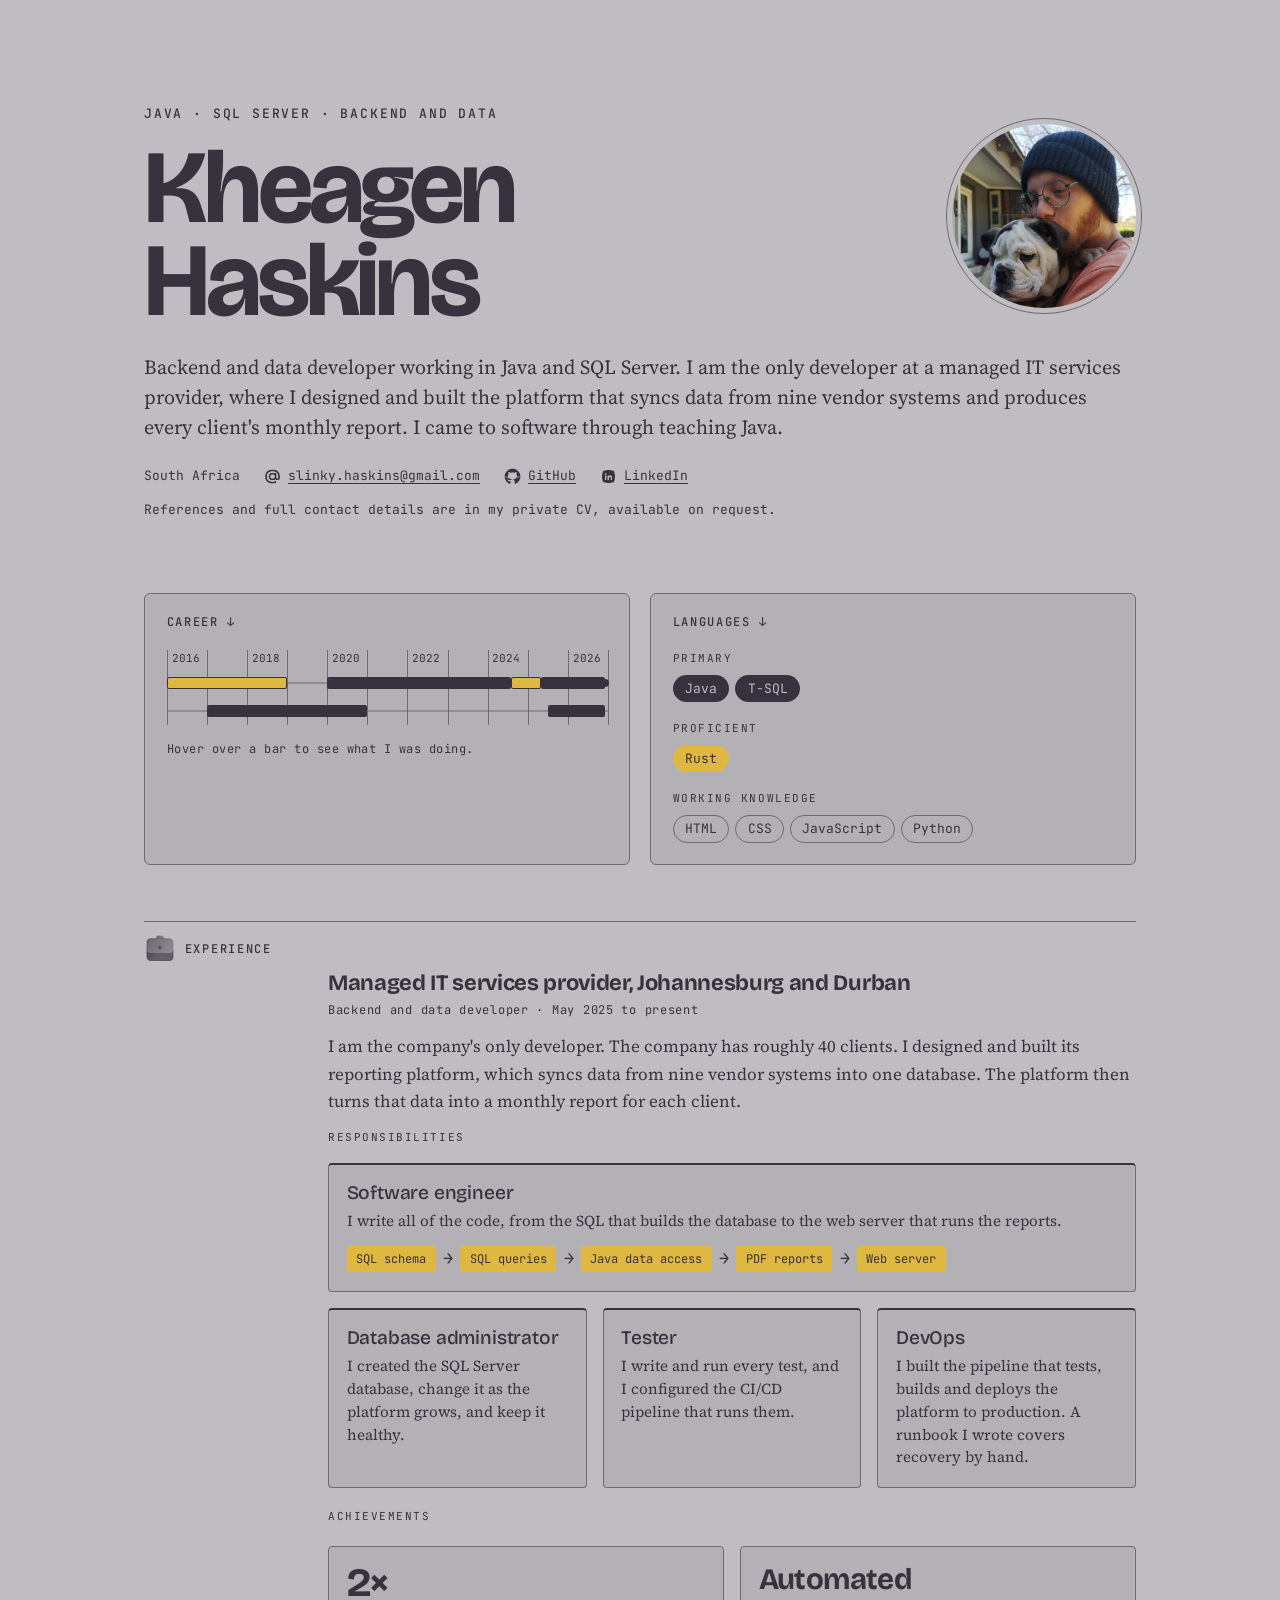
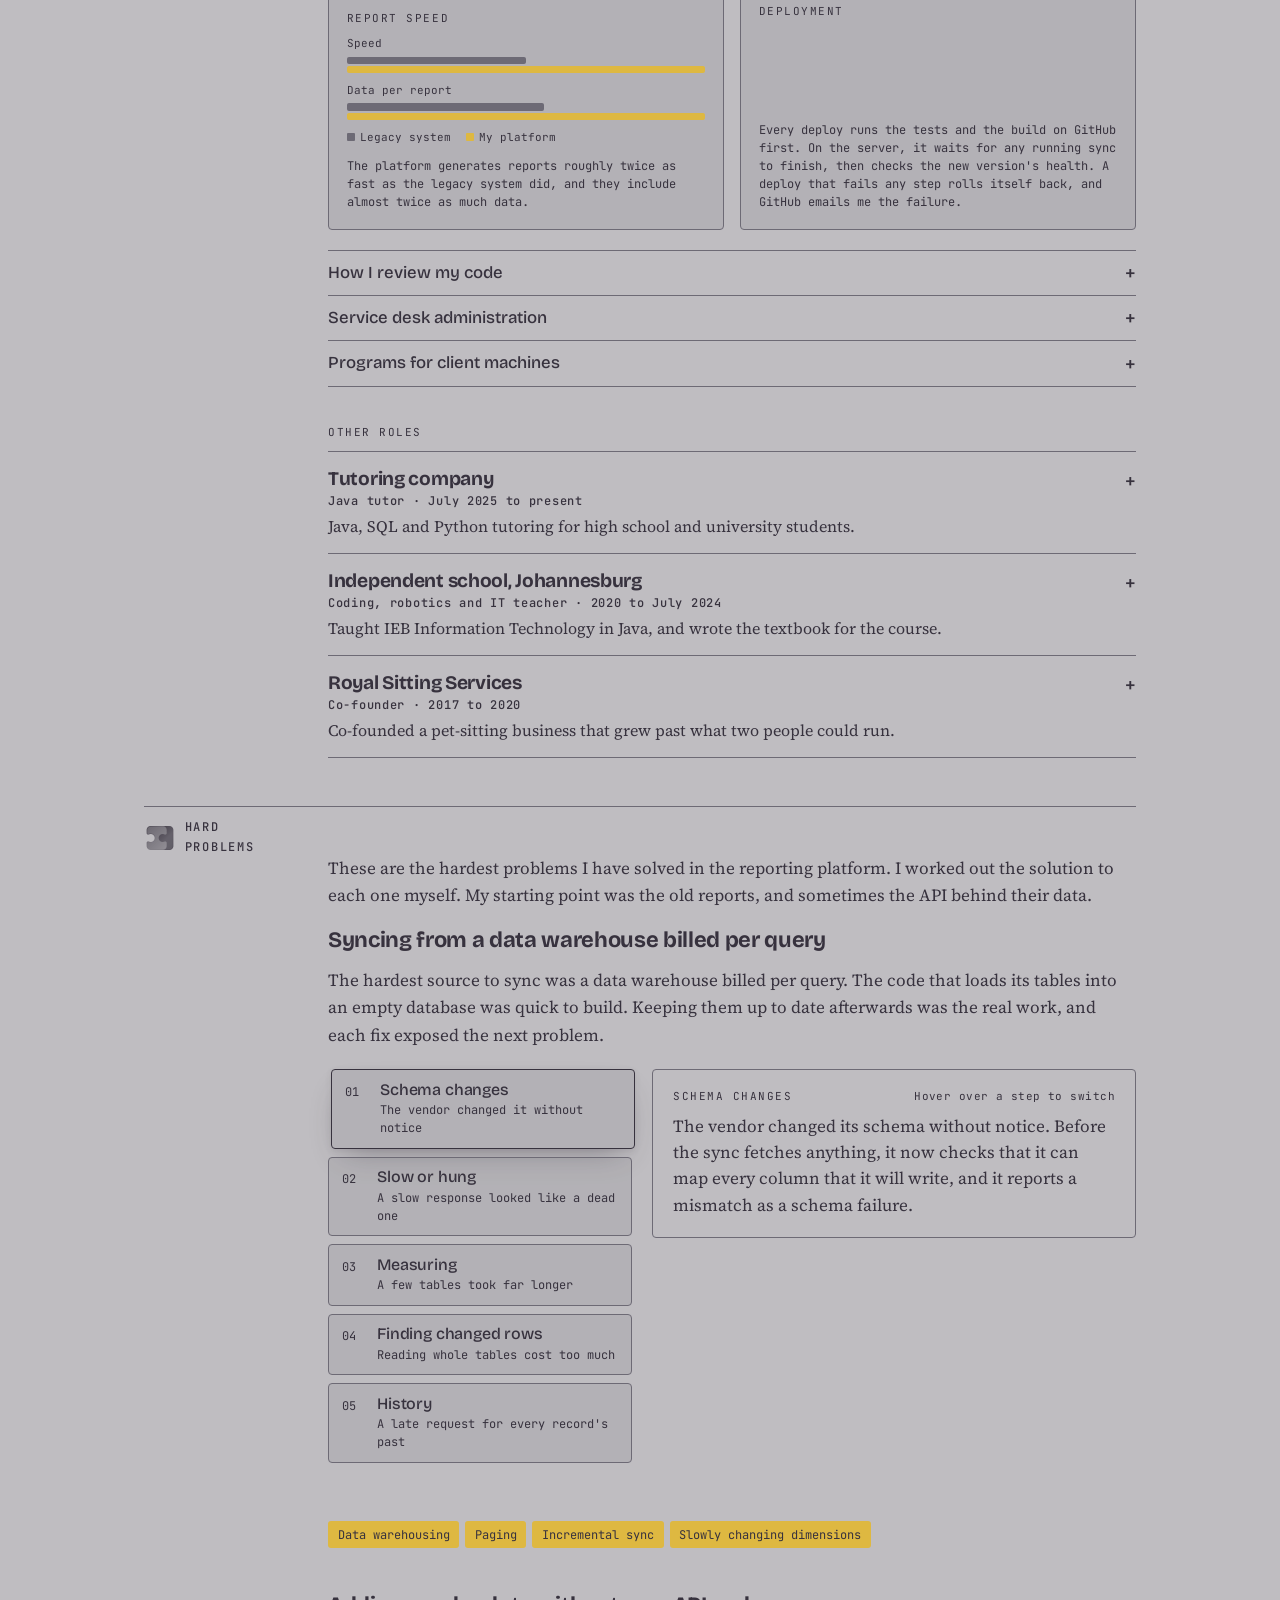
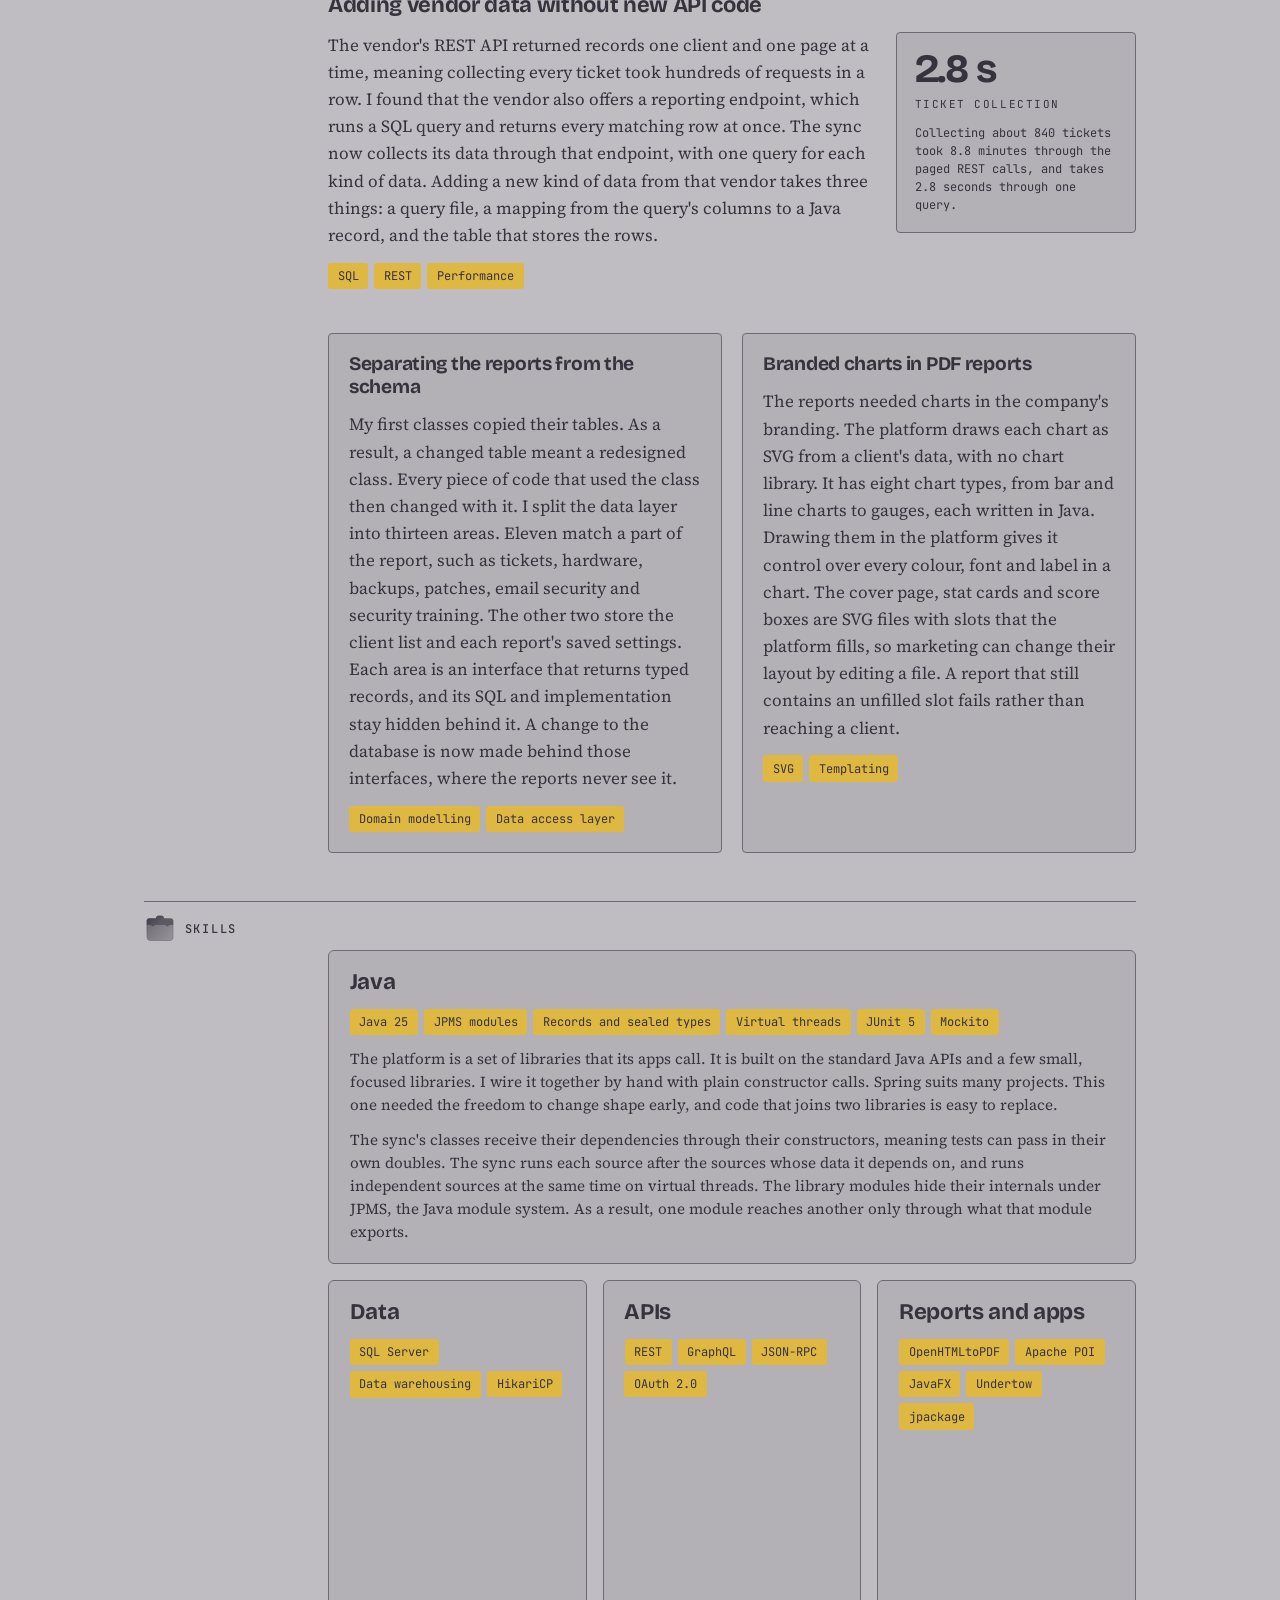
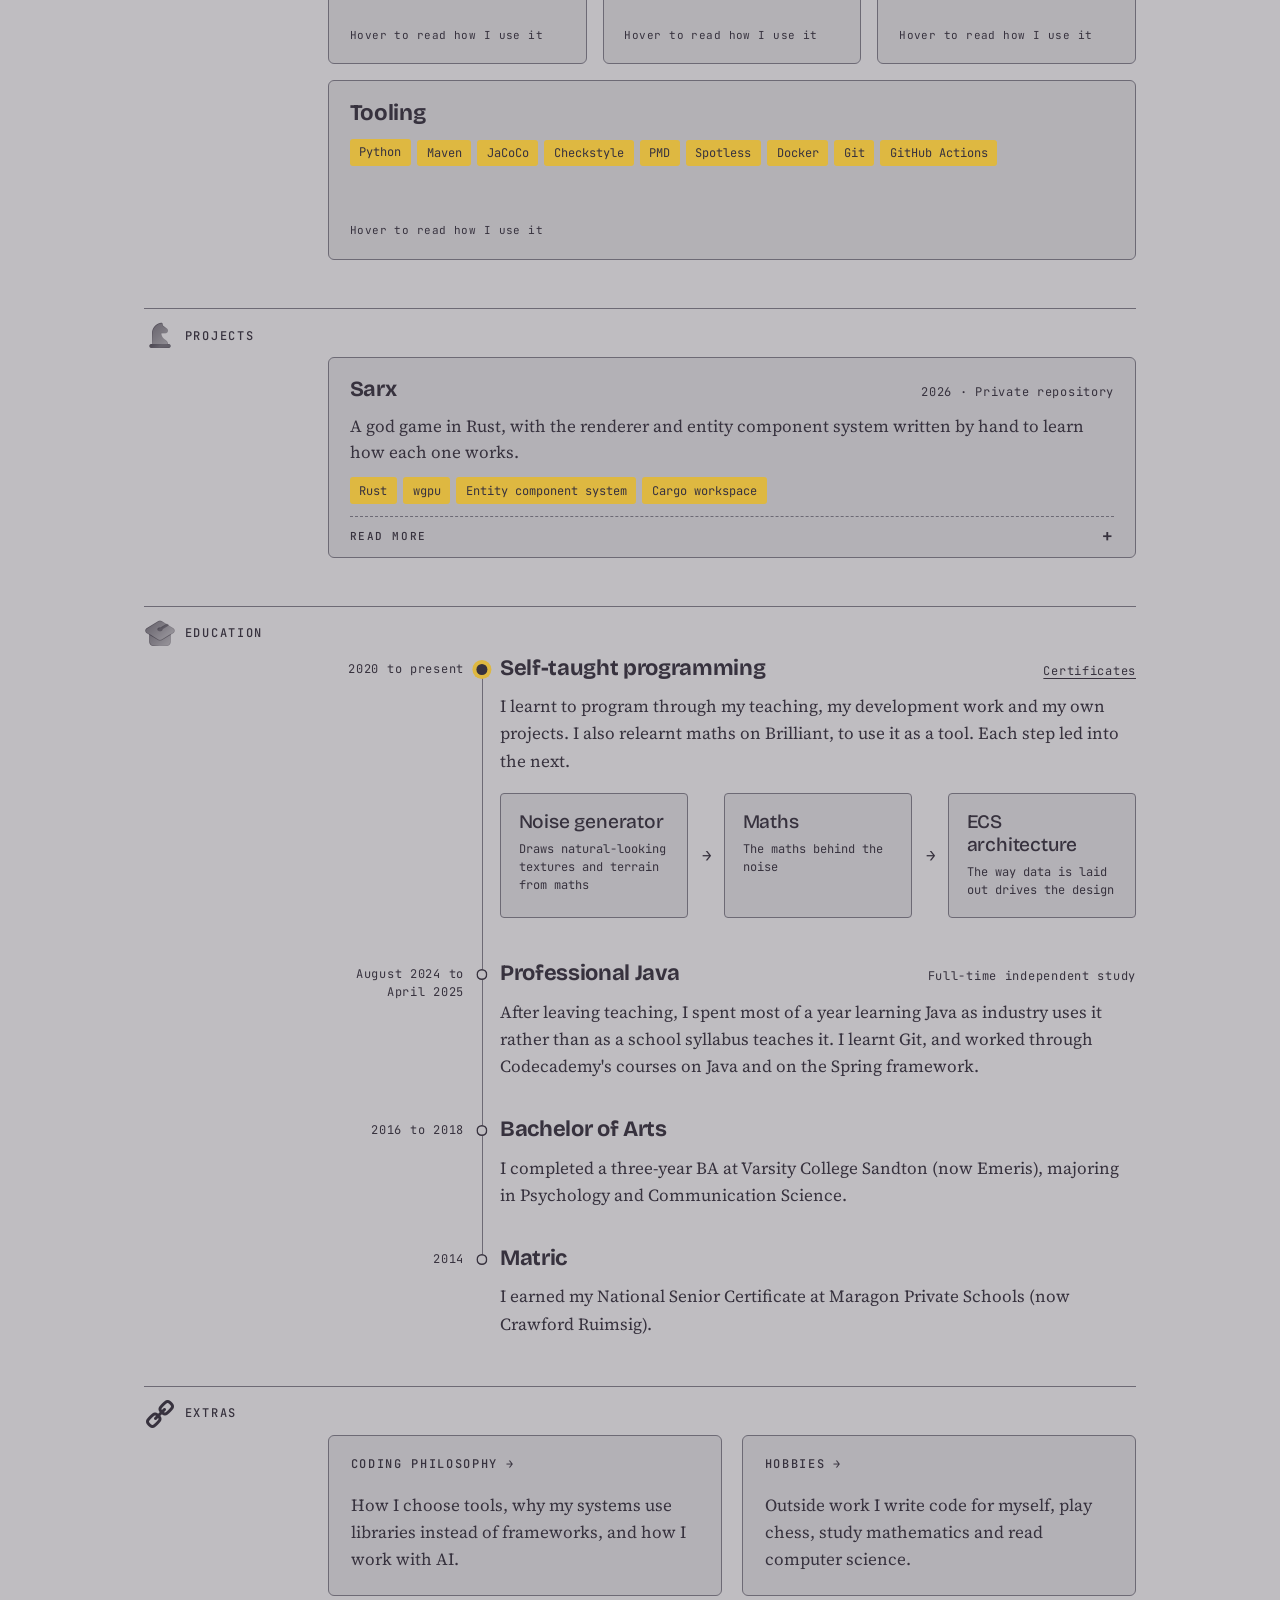
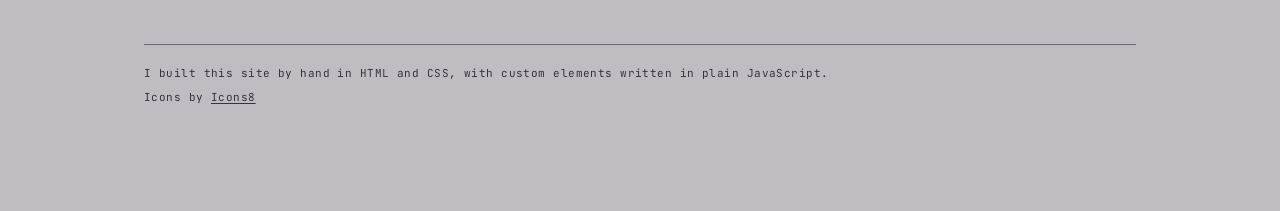
<file: index.html>
<!doctype html>
<html lang="en-GB">
<head>
<meta charset="utf-8">
<meta name="viewport" content="width=device-width, initial-scale=1, viewport-fit=cover">
<title>Kheagen Haskins</title>
<meta name="description" content="CV of Kheagen Haskins, backend and data developer working in Java and SQL Server.">
<link rel="preconnect" href="https://fonts.googleapis.com">
<link rel="preconnect" href="https://fonts.gstatic.com" crossorigin>
<link rel="stylesheet" href="https://fonts.googleapis.com/css2?family=Bricolage+Grotesque:opsz,wght@12..96,500;12..96,700&family=JetBrains+Mono:wght@400;500&family=Source+Serif+4:opsz,wght@8..60,400;8..60,600&display=swap">
<script type="module" src="timeline.js"></script>
<script type="module" src="skills.js"></script>
<script type="module" src="engine-flow.js"></script>
<script type="module" src="print.js"></script>
<link rel="stylesheet" href="styles.css">
</head>
<body>
<main class="page">

  <header class="masthead">
    <div class="masthead-name">
      <p class="role">Java &middot; SQL Server &middot; Backend and data</p>
      <h1><span>Kheagen</span> <span>Haskins</span></h1>
    </div>
    <img class="portrait" src="images/portrait.jpg" alt="Kheagen Haskins holding a bulldog puppy" width="600" height="600">
    <div class="masthead-intro">
      <p class="lede">Backend and data developer working in Java and SQL Server. I am the only developer at a managed IT services provider, where I designed and built the platform that syncs data from nine vendor systems and produces every client's monthly report. I came to software through teaching Java.</p>
      <ul class="contact">
        <li>South Africa</li>
        <li><a class="contact-email" href="mailto:slinky.haskins@gmail.com"><span>slinky.haskins@gmail.com</span></a></li>
        <li><a class="contact-github" href="https://github.com/Mr-Slinky" data-print="github.com/Mr-Slinky"><span>GitHub</span></a></li>
        <li><a class="contact-linkedin" href="https://www.linkedin.com/in/kheagen-haskins-b4215717b/" data-print="linkedin.com/in/kheagen-haskins-b4215717b"><span>LinkedIn</span></a></li>
        <li>References and full contact details are in my private CV, available on request.</li>
      </ul>
    </div>
  </header>

  <section class="summary" aria-label="Summary">
    <div class="widget">
      <a class="widget-link" href="#experience">Career <span class="widget-arrow" aria-hidden="true">&darr;</span></a>
      <career-timeline></career-timeline>
    </div>
    <div class="widget">
      <a class="widget-link" href="#skills">Languages <span class="widget-arrow" aria-hidden="true">&darr;</span></a>
      <skill-bands>
        <dl>
          <div>
            <dt>Primary</dt>
            <dd>Java, T-SQL</dd>
          </div>
          <div>
            <dt>Proficient</dt>
            <dd>Rust</dd>
          </div>
          <div>
            <dt>Working knowledge</dt>
            <dd>HTML, CSS, JavaScript, Python</dd>
          </div>
        </dl>
      </skill-bands>
    </div>
  </section>

  <section class="section" aria-labelledby="experience">
    <h2 id="experience">Experience</h2>
    <div class="section-body">
      <ol class="entries">

        <li class="entry" data-timeline="work">
          <div class="entry-head">
            <h3>Managed IT services provider, Johannesburg and Durban</h3>
            <p class="meta"><span class="entry-role">Backend and data developer</span> &middot; <time datetime="2025-05">May 2025</time> to present</p>
          </div>
          <p>I am the company's only developer. The company has roughly 40 clients. I designed and built its reporting platform, which syncs data from nine vendor systems into one database. The platform then turns that data into a monthly report for each client.</p>
          <p class="group-label">Responsibilities</p>
          <ul class="duties">
            <li class="duty duty-wide">
              <span class="duty-name">Software engineer</span>
              <p class="duty-note">I write all of the code, from the SQL that builds the database to the web server that runs the reports.</p>
              <ol class="chain" aria-label="Every layer I write, from the database up">
                <li><span>SQL schema</span></li>
                <li><span>SQL queries</span></li>
                <li><span>Java data access</span></li>
                <li><span>PDF reports</span></li>
                <li><span>Web server</span></li>
              </ol>
            </li>
            <li class="duty">
              <span class="duty-name">Database administrator</span>
              <p class="duty-note">I created the SQL Server database, change it as the platform grows, and keep it healthy.</p>
            </li>
            <li class="duty">
              <span class="duty-name">Tester</span>
              <p class="duty-note">I write and run every test, and I configured the CI/CD pipeline that runs them.</p>
            </li>
            <li class="duty">
              <span class="duty-name">DevOps</span>
              <p class="duty-note">I built the pipeline that tests, builds and deploys the platform to production. A runbook I wrote covers recovery by hand.</p>
            </li>
          </ul>
          <p class="group-label">Achievements</p>
          <dl class="stats">
            <div class="stat">
              <dt>Report speed</dt>
              <dd class="stat-value">2&times;</dd>
              <dd class="compare">
                <div class="compare-row">
                  <span class="compare-label">Speed</span>
                  <span class="compare-bars" aria-hidden="true"><span style="--size: 0.5"></span><span style="--size: 1"></span></span>
                </div>
                <div class="compare-row">
                  <span class="compare-label">Data per report</span>
                  <span class="compare-bars" aria-hidden="true"><span style="--size: 0.55"></span><span style="--size: 1"></span></span>
                </div>
                <ul class="split-legend compare-legend">
                  <li>Legacy system</li>
                  <li>My platform</li>
                </ul>
              </dd>
              <dd class="stat-note">The platform generates reports roughly twice as fast as the legacy system did, and they include almost twice as much data.</dd>
            </div>
            <div class="stat">
              <dt>Deployment</dt>
              <dd class="stat-value stat-word">Automated</dd>
              <dd class="stat-note">Every deploy runs the tests and the build on GitHub first. On the server, it waits for any running sync to finish, then checks the new version's health. A deploy that fails any step rolls itself back, and GitHub emails me the failure.</dd>
            </div>
          </dl>
          <div class="folds">
            <details class="fold">
              <summary>How I review my code</summary>
              <div class="fold-body">
                <p>As the company's sole developer, I review all of my own code. My experience of peer review comes from teaching, where senior teachers moderated my exam papers and I moderated theirs. At work, I run layered AI audits, each covering one concern: correctness, conventions, documentation or test coverage. I repeat them until the findings turn trivial. They catch real mistakes, but a senior engineer sees what they miss.</p>
              </div>
            </details>
            <details class="fold">
              <summary>Service desk administration</summary>
              <div class="fold-body">
                <p>Alongside the platform, I am the system administrator for the company's service desk system. I configure its ticket types and workflows, and take on the occasional ticket that needs a developer.</p>
              </div>
            </details>
            <details class="fold">
              <summary>Programs for client machines</summary>
              <div class="fold-body">
                <p>I wrote two programs in Rust that the company installs on its clients' machines through its remote management tool.</p>
                <p>The first asks Windows users to restart once an update is waiting, in place of the generic Windows prompt. The management tool starts it under the SYSTEM account, in a background session that the user cannot see. The program therefore finds the user at the physical screen, and starts a second copy of itself on that user's desktop through the Win32 API. The prompt waits while the user is presenting, and lets them postpone the restart. Each outcome goes into the registry and the exit code, where the management tool reads it. A release build is one <code>.exe</code> that runs on Windows 10 and 11 with nothing else installed.</p>
                <p>The second is a macOS menu bar icon that opens the company's self-service portal. GitHub Actions builds its installer on a Mac runner, for both Apple Silicon and Intel. The installer sets the icon to start at every login. An uninstall script also reports when the management tool has put the icon back. The program's repository is public, and my private CV links to it.</p>
                <ul class="tags">
                  <li>Rust</li>
                  <li>Win32 API</li>
                  <li>Slint</li>
                  <li>macOS</li>
                  <li>GitHub Actions</li>
                </ul>
              </div>
            </details>
          </div>
        </li>

      </ol>
      <div class="jobs">
        <p class="group-label">Other roles</p>
        <ol class="folds">

          <li data-timeline="work">
            <details class="fold job">
              <summary>
                <span class="job-line">
                  <span class="entry-head">
                    <h3>Tutoring company</h3>
                    <span class="meta"><span class="entry-role">Java tutor</span> &middot; <time datetime="2025-07">July 2025</time> to present</span>
                  </span>
                  <span class="job-hook">Java, SQL and Python tutoring for high school and university students.</span>
                </span>
              </summary>
              <div class="fold-body">
                <p>Alongside my development work I tutor students from Grade 10 on the Independent Examinations Board (IEB) syllabus up to their first years at university. Most of the work is diagnosis. I find the idea a student has actually misunderstood, then explain it in terms they already understand.</p>
                <p class="group-label">Responsibilities</p>
                <ul class="duties">
                  <li class="duty">
                    <span class="duty-name">Tutor</span>
                    <p class="duty-note">I explain and teach Java, SQL and Python to students at every level.</p>
                  </li>
                </ul>
              </div>
            </details>
          </li>

          <li data-timeline="work">
            <details class="fold job">
              <summary>
                <span class="job-line">
                  <span class="entry-head">
                    <h3>Independent school, Johannesburg</h3>
                    <span class="meta"><span class="entry-role">Coding, robotics and IT teacher</span> &middot; <time datetime="2020">2020</time> to <time datetime="2024-07">July 2024</time></span>
                  </span>
                  <span class="job-hook">Taught IEB Information Technology in Java, and wrote the textbook for the course.</span>
                </span>
              </summary>
              <div class="fold-body">
                <p>I joined in 2020 to teach coding and robotics to primary school children, using LEGO Mindstorms EV3 robots and Swift Playgrounds. From 2021 I also taught IEB Information Technology to Grades 10 to 12. That syllabus is taught in Java. I wrote a textbook for the course and coached matric students through their final-year projects.</p>
                <p class="group-label">Responsibilities</p>
                <ul class="duties">
                  <li class="duty duty-wide">
                    <span class="duty-name">Curriculum designer</span>
                    <p class="duty-note">When Covid moved lessons online, I wrote the school's coding and robotics syllabus from scratch, and the school kept it after Covid ended. By Grade 9, students had published their own CV website.</p>
                    <ol class="chain" aria-label="What students learnt as they moved up the grades">
                      <li><span>Grade 3: binary</span></li>
                      <li><span>Grade 4: HTML</span></li>
                      <li><span>Grade 9: a live CV in HTML, CSS and JavaScript</span></li>
                    </ol>
                  </li>
                  <li class="duty">
                    <span class="duty-name">Examiner</span>
                    <p class="duty-note">I set every test and exam I gave. Senior IT teachers moderated each paper, round after round, until they found nothing left to fix.</p>
                  </li>
                  <li class="duty">
                    <span class="duty-name">Moderator</span>
                    <p class="duty-note">I moderated many other IT teachers' exams, as well as the school's own Computer Applications Technology (CAT) exams.</p>
                  </li>
                  <li class="duty">
                    <span class="duty-name">Remedial educator</span>
                    <p class="duty-note">I taught coding successfully to students with a range of disabilities, including cerebral palsy and autism.</p>
                  </li>
                </ul>
                <p class="group-label">Achievements</p>
                <dl class="stats">
                  <div class="stat">
                    <dt>IT average</dt>
                    <dd class="stat-value stat-word">40% to 60%</dd>
                    <dd class="stat-note">I raised the class average for IT from 40% to 60%.</dd>
                  </div>
                </dl>
              </div>
            </details>
          </li>

          <li data-timeline="work">
            <details class="fold job">
              <summary>
                <span class="job-line">
                  <span class="entry-head">
                    <h3>Royal Sitting Services</h3>
                    <span class="meta"><span class="entry-role">Co-founder</span> &middot; <time datetime="2017">2017</time> to <time datetime="2020">2020</time></span>
                  </span>
                  <span class="job-hook">Co-founded a pet-sitting business that grew past what two people could run.</span>
                </span>
              </summary>
              <div class="fold-body">
                <p>My partner and I started a pet-sitting business while I was at college. Bookings filled up faster than the two of us could take them. As a result, we interviewed and hired more sitters to keep up. Covid ended the business in 2020, just as I began teaching.</p>
              </div>
            </details>
          </li>

        </ol>
      </div>
    </div>
  </section>

  <section class="section" aria-labelledby="problems">
    <h2 id="problems">Hard problems</h2>
    <div class="section-body">
      <p>These are the hardest problems I have solved in the reporting platform. I worked out the solution to each one myself. My starting point was the old reports, and sometimes the API behind their data.</p>
      <ol class="entries problems">

        <li class="entry">
          <div class="entry-head">
            <h3>Syncing from a data warehouse billed per query</h3>
          </div>
          <p>The hardest source to sync was a data warehouse billed per query. The code that loads its tables into an empty database was quick to build. Keeping them up to date afterwards was the real work, and each fix exposed the next problem.</p>
          <engine-flow layout="steps">
            <ol class="flow" aria-label="Problems in the warehouse sync, in the order they appeared">
              <li>
                <span class="flow-name">Schema changes</span>
                <span class="flow-note">The vendor changed it without notice</span>
                <p class="flow-detail">The vendor changed its schema without notice. Before the sync fetches anything, it now checks that it can map every column that it will write, and it reports a mismatch as a schema failure.</p>
              </li>
              <li>
                <span class="flow-name">Slow or hung</span>
                <span class="flow-note">A slow response looked like a dead one</span>
                <p class="flow-detail">Syncs began to hang, and nothing could tell a slow response from a dead one. I moved to reading 50,000 rows a page, with a time limit on each page. The sync retries a stalled page on a fresh connection. Paging then raised the questions every sync has to answer, such as what to roll back when the sixth page fails, and what to do with half a page. Each page commits on its own, and a half-read page is rolled back. The sync inserts or updates each row by its key. For a table without a key, it deletes the rows in the date range, then reloads them. As a result, the next run can re-read from the last successful point without duplicating anything. The sync moves that point forward only after the whole run has succeeded.</p>
              </li>
              <li>
                <span class="flow-name">Measuring</span>
                <span class="flow-note">A few tables took far longer</span>
                <p class="flow-detail">I built diagnostic tables into the database. They record each sync's errors and the time taken for every source and table. A day or two of production data showed a few tables taking far longer than the rest. I therefore moved those tables onto a schedule of their own, reading them four times a month to save warehouse credit.</p>
              </li>
              <li>
                <span class="flow-name">Finding changed rows</span>
                <span class="flow-note">Reading whole tables cost too much</span>
                <p class="flow-detail">Reading every table whole on every run cost too much on the largest ones. Where a table has change-tracking columns, the sync now pulls only the rows that changed since its last run, in pages sorted on the table's key. A table without them is read whole, and the largest of those are read at most once a day.</p>
              </li>
              <li>
                <span class="flow-name">History</span>
                <span class="flow-note">A late request for every record's past</span>
                <p class="flow-detail">To meet a late request for the history of every record, I added slowly changing dimension (SCD) tracking to the warehouse's three main tables and to seven tables from a second source. It keeps each past version of a record alongside the current one. I measured the warehouse's history and found 588,000 stored versions that contained only 50,000 distinct states. As a result, the tracking keeps a new version only when a record actually changes. Each table has its own tracking policy for now, and I am working towards a general set of rules that new tables can follow.</p>
              </li>
            </ol>
          </engine-flow>
          <ul class="tags">
            <li>Data warehousing</li>
            <li>Paging</li>
            <li>Incremental sync</li>
            <li>Slowly changing dimensions</li>
          </ul>
        </li>

        <li class="entry entry-wide">
          <div class="entry-head">
            <h3>Adding vendor data without new API code</h3>
          </div>
          <div class="lead-stat">
            <p>The vendor's REST API returned records one client and one page at a time, meaning collecting every ticket took hundreds of requests in a row. I found that the vendor also offers a reporting endpoint, which runs a SQL query and returns every matching row at once. The sync now collects its data through that endpoint, with one query for each kind of data. Adding a new kind of data from that vendor takes three things: a query file, a mapping from the query's columns to a Java record, and the table that stores the rows.</p>
            <dl class="stats">
              <div class="stat">
                <dt>Ticket collection</dt>
                <dd class="stat-value">2.8&nbsp;s</dd>
                <dd class="stat-note">Collecting about 840 tickets took 8.8 minutes through the paged REST calls, and takes 2.8 seconds through one query.</dd>
              </div>
            </dl>
          </div>
          <ul class="tags">
            <li>SQL</li>
            <li>REST</li>
            <li>Performance</li>
          </ul>
        </li>

        <li class="entry entry-card">
          <div class="entry-head">
            <h3>Separating the reports from the schema</h3>
          </div>
          <p>My first classes copied their tables. As a result, a changed table meant a redesigned class. Every piece of code that used the class then changed with it. I split the data layer into thirteen areas. Eleven match a part of the report, such as tickets, hardware, backups, patches, email security and security training. The other two store the client list and each report's saved settings. Each area is an interface that returns typed records, and its SQL and implementation stay hidden behind it. A change to the database is now made behind those interfaces, where the reports never see it.</p>
          <ul class="tags">
            <li>Domain modelling</li>
            <li>Data access layer</li>
          </ul>
        </li>

        <li class="entry entry-card">
          <div class="entry-head">
            <h3>Branded charts in PDF reports</h3>
          </div>
          <p>The reports needed charts in the company's branding. The platform draws each chart as SVG from a client's data, with no chart library. It has eight chart types, from bar and line charts to gauges, each written in Java. Drawing them in the platform gives it control over every colour, font and label in a chart. The cover page, stat cards and score boxes are SVG files with slots that the platform fills, so marketing can change their layout by editing a file. A report that still contains an unfilled slot fails rather than reaching a client.</p>
          <ul class="tags">
            <li>SVG</li>
            <li>Templating</li>
          </ul>
        </li>

      </ol>
    </div>
  </section>

  <section class="section" aria-labelledby="skills">
    <h2 id="skills">Skills</h2>
    <div class="section-body">
      <ul class="skills">

        <li class="skill skill-wide skill-static">
          <div class="skill-inner">
            <div class="skill-face skill-front">
              <h3>Java</h3>
              <ul class="tags">
                <li>Java 25</li>
                <li>JPMS modules</li>
                <li>Records and sealed types</li>
                <li>Virtual threads</li>
                <li>JUnit 5</li>
                <li>Mockito</li>
              </ul>
              <p>The platform is a set of libraries that its apps call. It is built on the standard Java APIs and a few small, focused libraries. I wire it together by hand with plain constructor calls. Spring suits many projects. This one needed the freedom to change shape early, and code that joins two libraries is easy to replace.</p>
              <p>The sync's classes receive their dependencies through their constructors, meaning tests can pass in their own doubles. The sync runs each source after the sources whose data it depends on, and runs independent sources at the same time on virtual threads. The library modules hide their internals under JPMS, the Java module system. As a result, one module reaches another only through what that module exports.</p>
            </div>
          </div>
        </li>

        <li class="skill" tabindex="0">
          <div class="skill-inner">
            <div class="skill-face skill-front">
              <h3>Data</h3>
              <ul class="tags">
                <li>SQL Server</li>
                <li>Data warehousing</li>
                <li>HikariCP</li>
              </ul>
              <p class="skill-hint"><span class="on-hover">Hover to read how I use it</span><span class="on-touch">Tap to read how I use it</span></p>
            </div>
            <div class="skill-face skill-back">
              <p class="skill-label">Data</p>
              <p>I wrote the code that generates the sync's SQL from the schema and protects it from SQL injection, because jOOQ, the best-known library for this, needs a paid licence for SQL Server. Where a source reports what changed, the sync loads only new and changed rows. A stalled query is retried on a fresh connection, and a table that fails catches up on the next run.</p>
            </div>
          </div>
        </li>

        <li class="skill" tabindex="0">
          <div class="skill-inner">
            <div class="skill-face skill-front">
              <h3>APIs</h3>
              <ul class="tags">
                <li>REST</li>
                <li>GraphQL</li>
                <li>JSON-RPC</li>
                <li>OAuth 2.0</li>
              </ul>
              <p class="skill-hint"><span class="on-hover">Hover to read how I use it</span><span class="on-touch">Tap to read how I use it</span></p>
            </div>
            <div class="skill-face skill-back">
              <p class="skill-label">APIs</p>
              <p>Most vendor connections are rate-limited and retry failed calls with growing delays, waiting without holding a thread. Login tokens refresh safely while many calls run at once. Guards on the connections reject any call that could change data in a vendor's system, keeping every sync read-only.</p>
            </div>
          </div>
        </li>

        <li class="skill" tabindex="0">
          <div class="skill-inner">
            <div class="skill-face skill-front">
              <h3>Reports and apps</h3>
              <ul class="tags">
                <li>OpenHTMLtoPDF</li>
                <li>Apache POI</li>
                <li>JavaFX</li>
                <li>Undertow</li>
                <li>jpackage</li>
              </ul>
              <p class="skill-hint"><span class="on-hover">Hover to read how I use it</span><span class="on-touch">Tap to read how I use it</span></p>
            </div>
            <div class="skill-face skill-back">
              <p class="skill-label">Reports and apps</p>
              <p>The platform produces Excel workbooks and PDF reports with charts. Every report keeps the same two rules: no section is ever left out, and no figure is shown for a period that its data does not reach. The platform's apps ship as standalone programs that bundle their own Java runtime.</p>
            </div>
          </div>
        </li>

        <li class="skill skill-wide" tabindex="0">
          <div class="skill-inner">
            <div class="skill-face skill-front">
              <h3>Tooling</h3>
              <ul class="tags">
                <li>Python</li>
                <li>Maven</li>
                <li>JaCoCo</li>
                <li>Checkstyle</li>
                <li>PMD</li>
                <li>Spotless</li>
                <li>Docker</li>
                <li>Git</li>
                <li>GitHub Actions</li>
              </ul>
              <p class="skill-hint"><span class="on-hover">Hover to read how I use it</span><span class="on-touch">Tap to read how I use it</span></p>
            </div>
            <div class="skill-face skill-back">
              <p class="skill-label">Tooling</p>
              <p>Every Maven module takes its dependency versions from one shared bill of materials (BOM). Eight modules fail the build when their test coverage drops below a set minimum, and Checkstyle, PMD and Spotless check the code's style. Tests also enforce the architecture: SQL has to live in its own files, and the library modules cannot pull in a logging backend. SQL Server runs in Docker for development and testing, and GitHub Actions builds and deploys the apps.</p>
            </div>
          </div>
        </li>

      </ul>
    </div>
  </section>

  <section class="section" aria-labelledby="projects">
    <h2 id="projects">Projects</h2>
    <div class="section-body">
      <ul class="projects">
        <li class="project">
          <div class="project-head">
            <h3>Sarx</h3>
            <p class="meta">2026 &middot; Private repository</p>
          </div>
          <p class="project-hook">A god game in Rust, with the renderer and entity component system written by hand to learn how each one works.</p>
          <ul class="tags">
            <li>Rust</li>
            <li>wgpu</li>
            <li>Entity component system</li>
            <li>Cargo workspace</li>
          </ul>
          <details class="fold project-more">
            <summary>Read more</summary>
            <div class="fold-body">
              <p>Sarx is a god game that I am building in Rust. The player guides a civilisation, trains a creature and competes with rival factions for the land. Many older god and strategy games inspired it.</p>
              <p>The project has two goals of equal weight: the game itself, and understanding the graphics pipeline and the architecture of a game engine. For that reason, I do not use a game engine, and I write the layers below the gameplay myself. wgpu, a Rust graphics library, handles the differences between graphics APIs, and the pipeline, shaders and draw calls are my own code.</p>
              <p>The simulation will run on an entity component system (ECS), a design where each thing, such as a villager, is a bare ID with its data stored in separate components. My ECS stores each entity in a table for its exact set of components. The project is at an early stage: the game opens a window and draws a triangle, and the ECS has its entity type, component storage and tables. Queries and the fixed-step simulation come next.</p>
              <p>I write nearly all of the code myself, because I want to understand every line. AI explains concepts, reviews my work and writes much of the documentation. I record each library and design decision in a short decision record, stating what I decided and why.</p>
            </div>
          </details>
        </li>
      </ul>
    </div>
  </section>

  <section class="section" aria-labelledby="education">
    <h2 id="education">Education</h2>
    <div class="section-body">
      <ol class="edu">

        <li class="edu-item edu-current">
          <p class="edu-when">2020 to present</p>
          <div class="edu-body">
            <div class="entry-head">
              <h3>Self-taught programming</h3>
              <p class="meta"><a href="https://www.linkedin.com/in/kheagen-haskins-b4215717b/details/certifications/" data-print="linkedin.com/in/kheagen-haskins-b4215717b/details/certifications">Certificates</a></p>
            </div>
            <p>I learnt to program through my teaching, my development work and my own projects. I also relearnt maths on Brilliant, to use it as a tool. Each step led into the next.</p>
            <ol class="flow" aria-label="How each self-taught step led into the next">
              <li>
                <span class="flow-name">Noise generator</span>
                <span class="flow-note">Draws natural-looking textures and terrain from maths</span>
              </li>
              <li>
                <span class="flow-name">Maths</span>
                <span class="flow-note">The maths behind the noise</span>
              </li>
              <li>
                <span class="flow-name">ECS architecture</span>
                <span class="flow-note">The way data is laid out drives the design</span>
              </li>
            </ol>
          </div>
        </li>

        <li class="edu-item" data-timeline="study">
          <p class="edu-when"><time datetime="2024-08">August 2024</time> to <time datetime="2025-04">April 2025</time></p>
          <div class="edu-body">
            <div class="entry-head">
              <h3>Professional Java</h3>
              <p class="meta"><span class="entry-role">Full-time independent study</span></p>
            </div>
            <p>After leaving teaching, I spent most of a year learning Java as industry uses it rather than as a school syllabus teaches it. I learnt Git, and worked through Codecademy's courses on Java and on the Spring framework.</p>
          </div>
        </li>

        <li class="edu-item" data-timeline="study">
          <p class="edu-when"><time datetime="2016">2016</time> to <time datetime="2018">2018</time></p>
          <div class="edu-body">
            <h3>Bachelor of Arts</h3>
            <p>I completed a three-year BA at Varsity College Sandton (now Emeris), majoring in Psychology and Communication Science.</p>
          </div>
        </li>

        <li class="edu-item">
          <p class="edu-when">2014</p>
          <div class="edu-body">
            <h3>Matric</h3>
            <p>I earned my National Senior Certificate at Maragon Private Schools (now Crawford Ruimsig).</p>
          </div>
        </li>

      </ol>
    </div>
  </section>

  <section class="section" aria-labelledby="extras">
    <h2 id="extras">Extras</h2>
    <div class="section-body">
      <div class="extras">
        <div class="widget">
          <a class="widget-link" href="philosophy.html">Coding philosophy <span class="widget-arrow" aria-hidden="true">&rarr;</span></a>
          <p>How I choose tools, why my systems use libraries instead of frameworks, and how I work with AI.</p>
        </div>
        <div class="widget">
          <a class="widget-link" href="hobbies.html">Hobbies <span class="widget-arrow" aria-hidden="true">&rarr;</span></a>
          <p>Outside work I write code for myself, play chess, study mathematics and read computer science.</p>
        </div>
      </div>
    </div>
  </section>

  <footer class="credits">
    <p>I built this site by hand in HTML and CSS, with custom elements written in plain JavaScript.</p>
    <p>Icons by <a href="https://icons8.com/">Icons8</a></p>
  </footer>

</main>
</body>
</html>
</file>
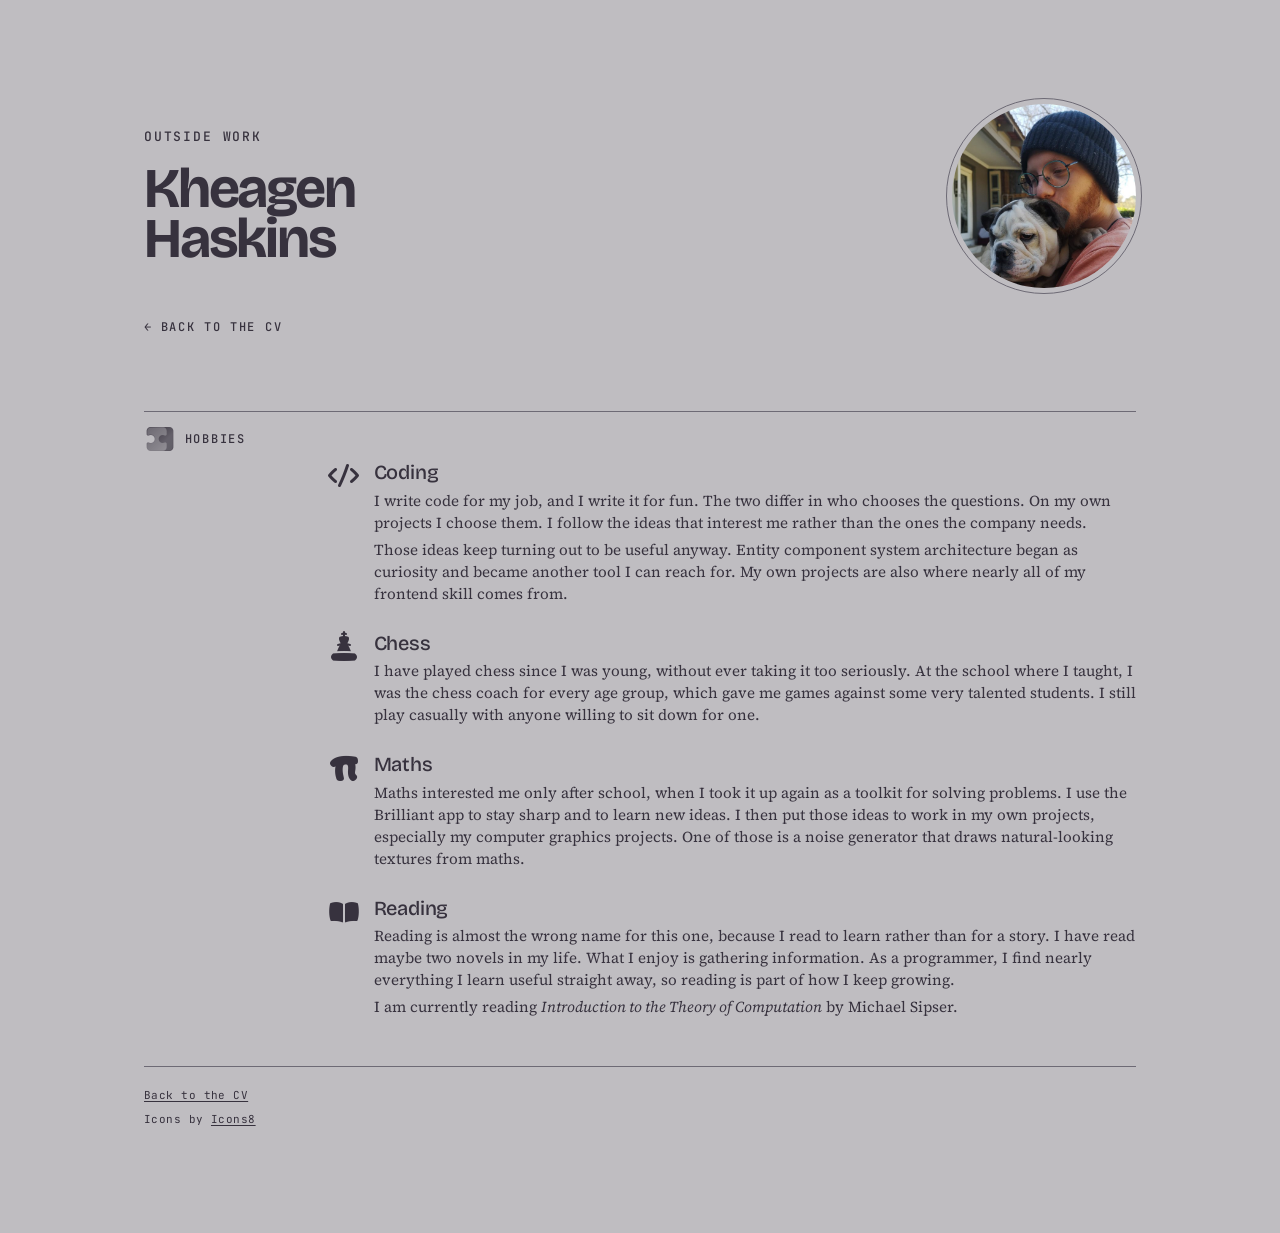
<file: hobbies.html>
<!doctype html>
<html lang="en-GB">
<head>
<meta charset="utf-8">
<meta name="viewport" content="width=device-width, initial-scale=1, viewport-fit=cover">
<title>Hobbies</title>
<meta name="description" content="Chess, mathematics and reading, by Kheagen Haskins.">
<link rel="preconnect" href="https://fonts.googleapis.com">
<link rel="preconnect" href="https://fonts.gstatic.com" crossorigin>
<link rel="stylesheet" href="https://fonts.googleapis.com/css2?family=Bricolage+Grotesque:opsz,wght@12..96,500;12..96,700&family=JetBrains+Mono:wght@400;500&family=Source+Serif+4:opsz,wght@8..60,400;8..60,600&display=swap">
<link rel="stylesheet" href="styles.css">
</head>
<body>
<main class="page">

  <header class="masthead masthead-compact">
    <div class="masthead-name">
      <p class="role">Outside work</p>
      <h1><span>Kheagen</span> <span>Haskins</span></h1>
    </div>
    <img class="portrait" src="images/portrait.jpg" alt="Kheagen Haskins holding a bulldog puppy" width="600" height="600">
    <div class="masthead-intro">
      <p class="more"><a href="index.html"><span class="more-arrow" aria-hidden="true">&larr;</span> Back to the CV</a></p>
    </div>
  </header>

  <section class="section" aria-labelledby="hobbies">
    <h2 id="hobbies">Hobbies</h2>
    <div class="section-body">
      <ul class="hobbies">
        <li>
          <span class="hobby-icon hobby-icon-coding" aria-hidden="true"></span>
          <div class="hobby-text">
            <span class="hobby-name">Coding</span>
            <p class="hobby-note">I write code for my job, and I write it for fun. The two differ in who chooses the questions. On my own projects I choose them. I follow the ideas that interest me rather than the ones the company needs.</p>
            <p class="hobby-note">Those ideas keep turning out to be useful anyway. Entity component system architecture began as curiosity and became another tool I can reach for. My own projects are also where nearly all of my frontend skill comes from.</p>
          </div>
        </li>
        <li>
          <span class="hobby-icon hobby-icon-chess" aria-hidden="true"></span>
          <div class="hobby-text">
            <span class="hobby-name">Chess</span>
            <p class="hobby-note">I have played chess since I was young, without ever taking it too seriously. At the school where I taught, I was the chess coach for every age group, which gave me games against some very talented students. I still play casually with anyone willing to sit down for one.</p>
          </div>
        </li>
        <li>
          <span class="hobby-icon hobby-icon-maths" aria-hidden="true"></span>
          <div class="hobby-text">
            <span class="hobby-name">Maths</span>
            <p class="hobby-note">Maths interested me only after school, when I took it up again as a toolkit for solving problems. I use the Brilliant app to stay sharp and to learn new ideas. I then put those ideas to work in my own projects, especially my computer graphics projects. One of those is a noise generator that draws natural-looking textures from maths.</p>
          </div>
        </li>
        <li>
          <span class="hobby-icon hobby-icon-reading" aria-hidden="true"></span>
          <div class="hobby-text">
            <span class="hobby-name">Reading</span>
            <p class="hobby-note">Reading is almost the wrong name for this one, because I read to learn rather than for a story. I have read maybe two novels in my life. What I enjoy is gathering information. As a programmer, I find nearly everything I learn useful straight away, so reading is part of how I keep growing.</p>
            <p class="hobby-note">I am currently reading <cite>Introduction to the Theory of Computation</cite> by Michael Sipser.</p>
          </div>
        </li>
      </ul>
    </div>
  </section>

  <footer class="credits">
    <p><a href="index.html">Back to the CV</a></p>
    <p>Icons by <a href="https://icons8.com/">Icons8</a></p>
  </footer>

</main>
</body>
</html>
</file>
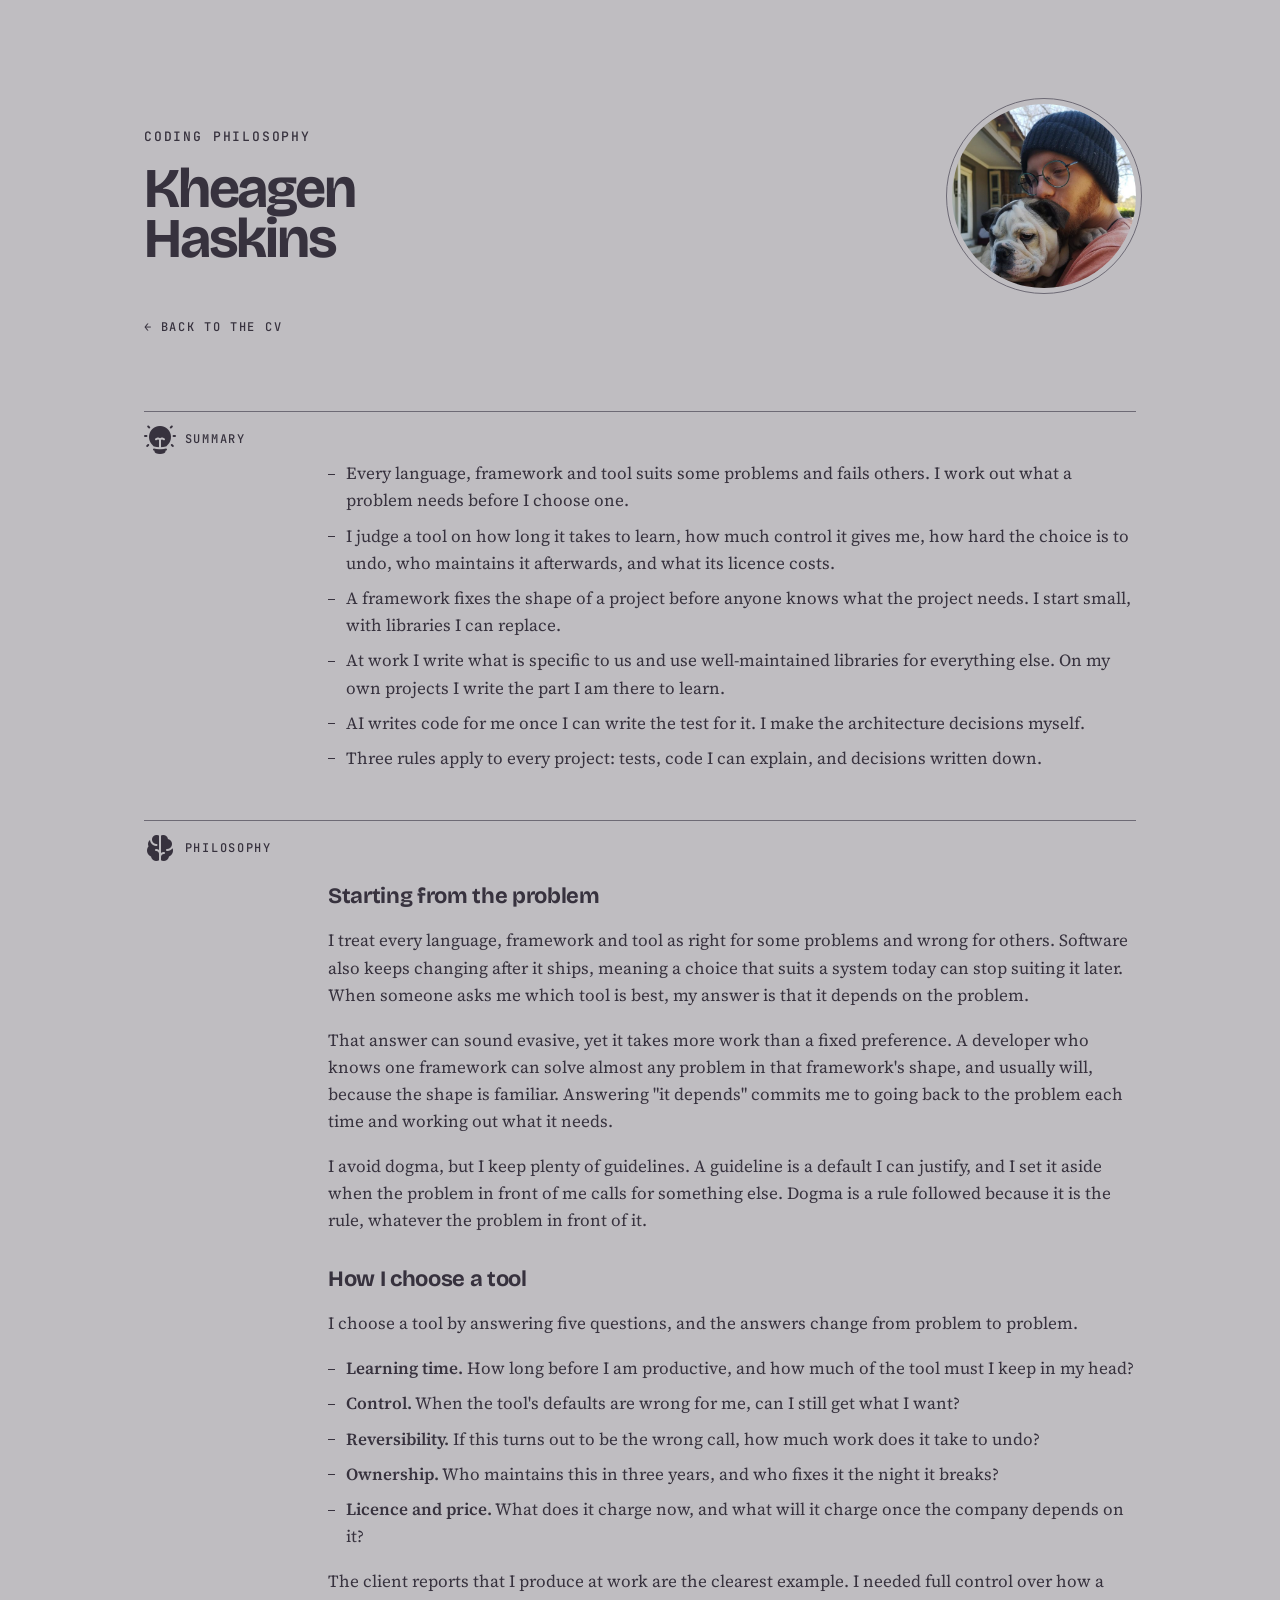
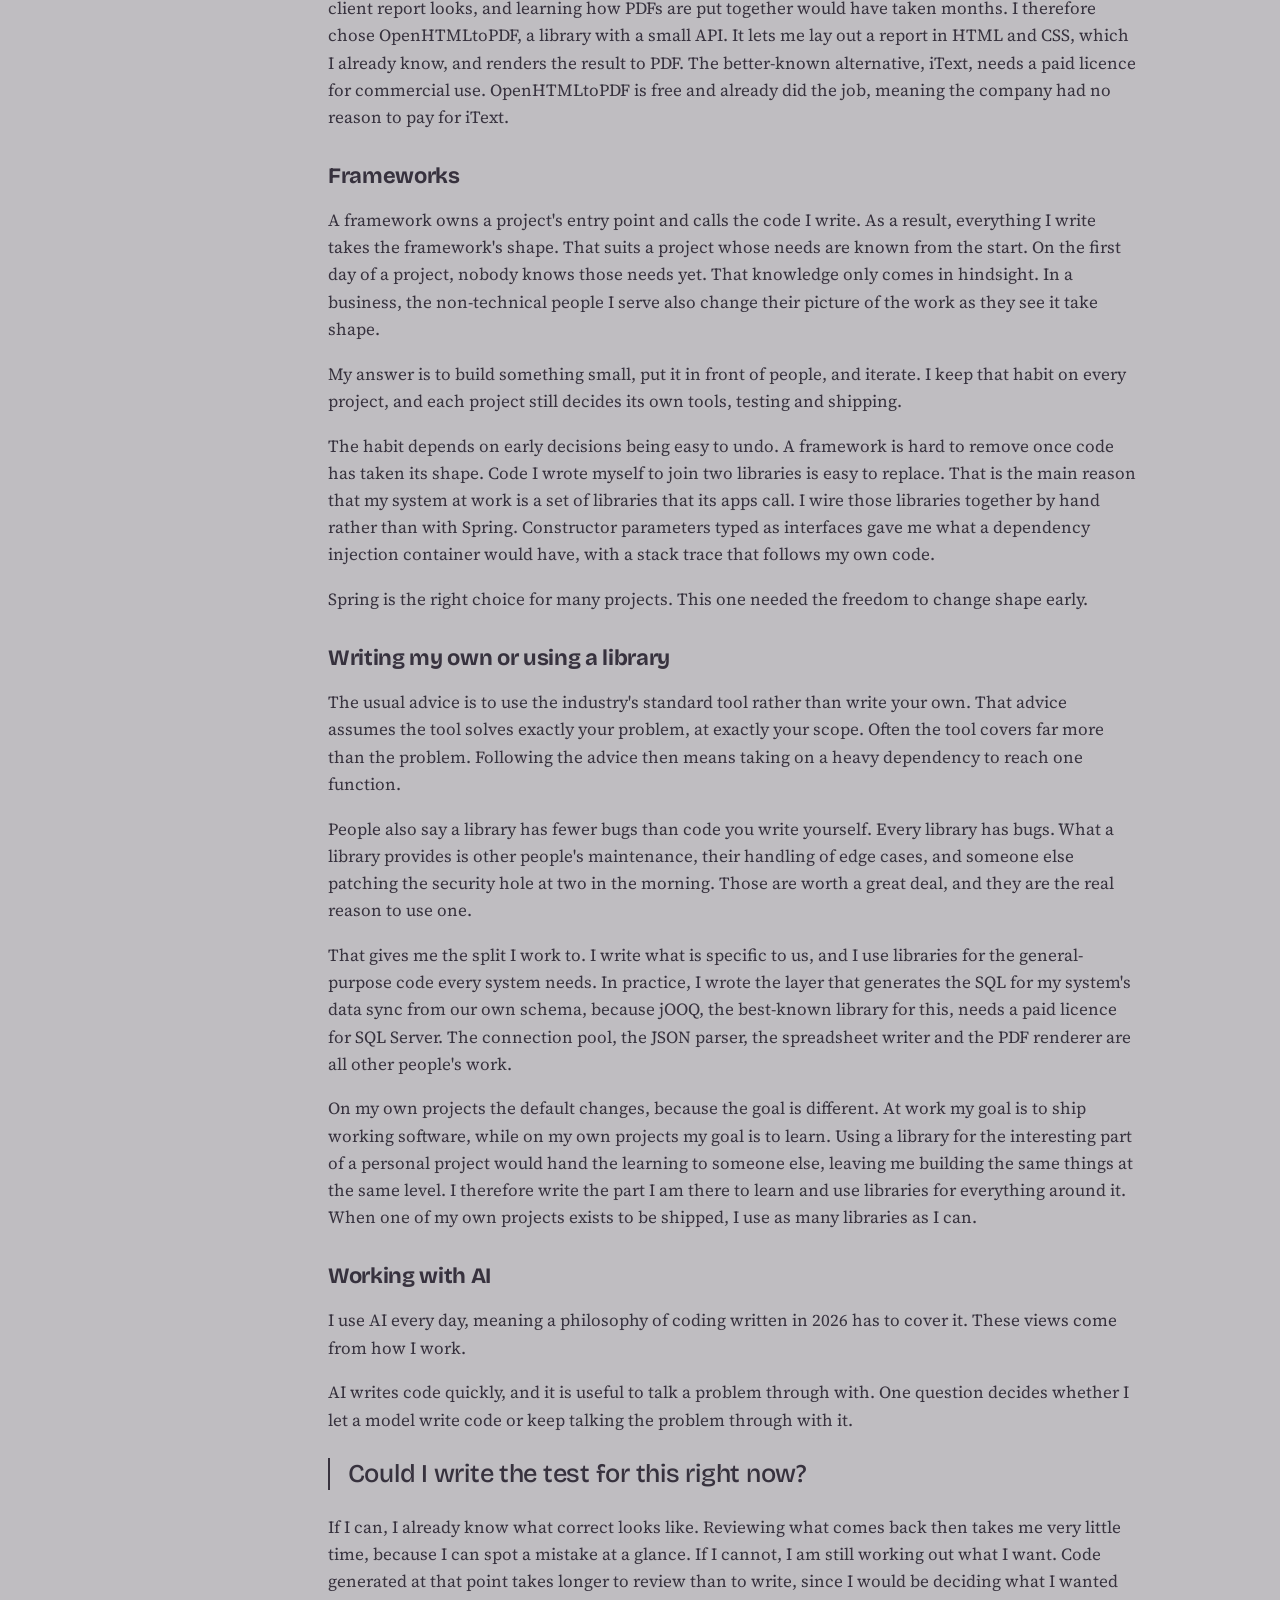
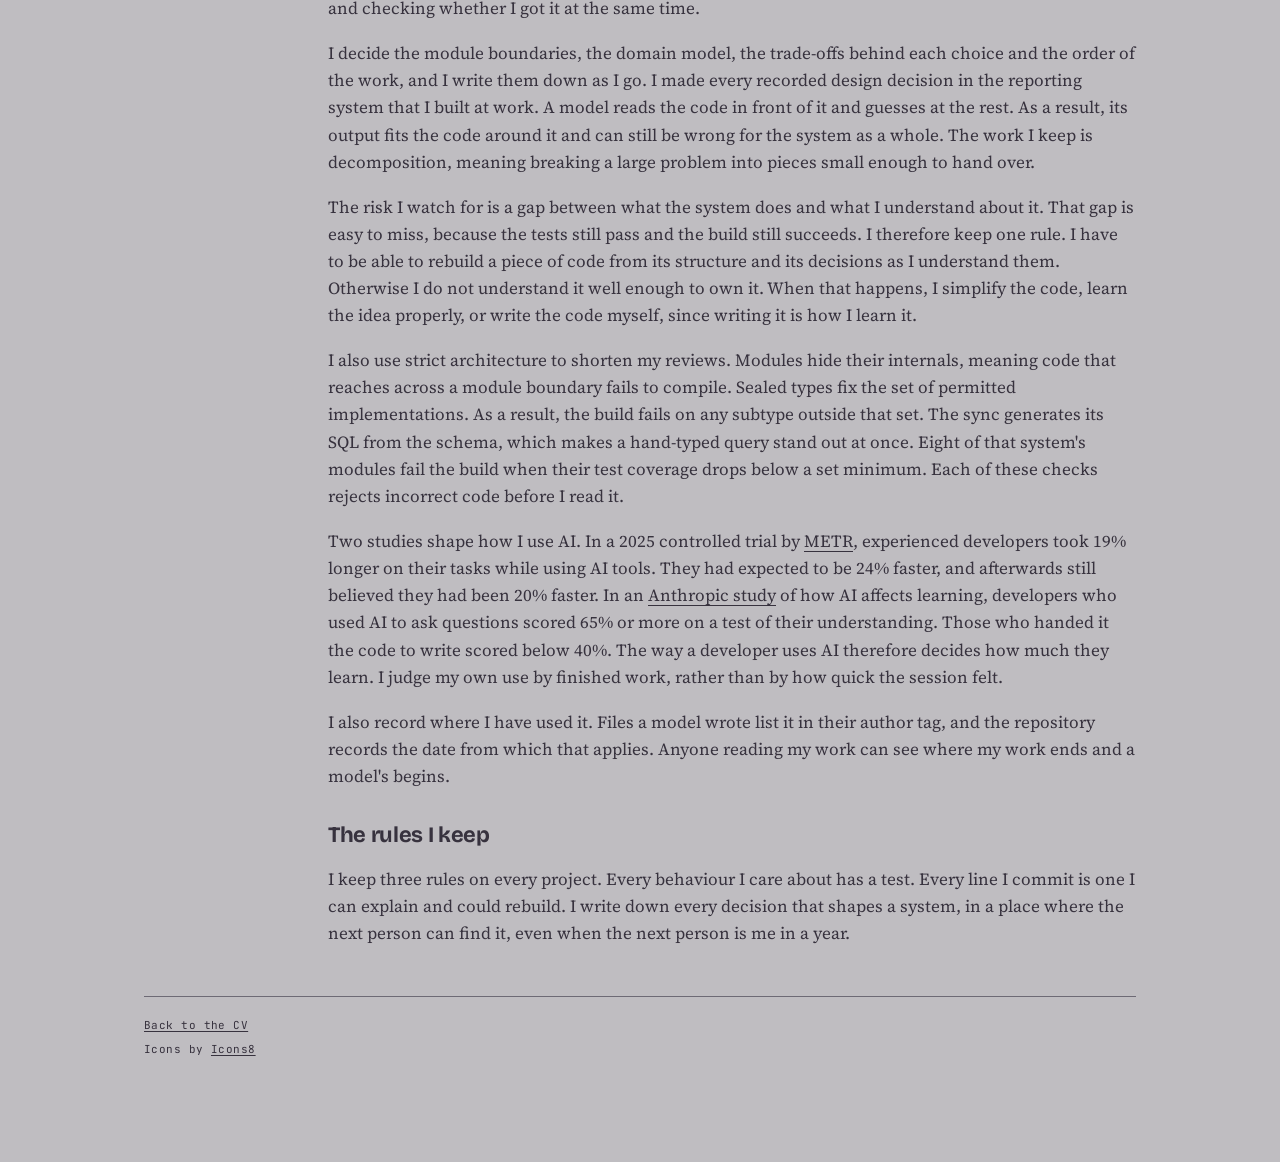
<file: philosophy.html>
<!doctype html>
<html lang="en-GB">
<head>
<meta charset="utf-8">
<meta name="viewport" content="width=device-width, initial-scale=1, viewport-fit=cover">
<title>Coding Philosophy</title>
<meta name="description" content="How Kheagen Haskins chooses tools, why his system at work uses libraries instead of a framework, and how he works with AI.">
<link rel="preconnect" href="https://fonts.googleapis.com">
<link rel="preconnect" href="https://fonts.gstatic.com" crossorigin>
<link rel="stylesheet" href="https://fonts.googleapis.com/css2?family=Bricolage+Grotesque:opsz,wght@12..96,500;12..96,700&family=JetBrains+Mono:wght@400;500&family=Source+Serif+4:opsz,wght@8..60,400;8..60,600&display=swap">
<link rel="stylesheet" href="styles.css">
</head>
<body>
<main class="page">

  <header class="masthead masthead-compact">
    <div class="masthead-name">
      <p class="role">Coding philosophy</p>
      <h1><span>Kheagen</span> <span>Haskins</span></h1>
    </div>
    <img class="portrait" src="images/portrait.jpg" alt="Kheagen Haskins holding a bulldog puppy" width="600" height="600">
    <div class="masthead-intro">
      <p class="more"><a href="index.html"><span class="more-arrow" aria-hidden="true">&larr;</span> Back to the CV</a></p>
    </div>
  </header>

  <section class="section" aria-labelledby="tldr">
    <h2 id="tldr">Summary</h2>
    <div class="section-body">
      <ul class="points">
        <li>Every language, framework and tool suits some problems and fails others. I work out what a problem needs before I choose one.</li>
        <li>I judge a tool on how long it takes to learn, how much control it gives me, how hard the choice is to undo, who maintains it afterwards, and what its licence costs.</li>
        <li>A framework fixes the shape of a project before anyone knows what the project needs. I start small, with libraries I can replace.</li>
        <li>At work I write what is specific to us and use well-maintained libraries for everything else. On my own projects I write the part I am there to learn.</li>
        <li>AI writes code for me once I can write the test for it. I make the architecture decisions myself.</li>
        <li>Three rules apply to every project: tests, code I can explain, and decisions written down.</li>
      </ul>
    </div>
  </section>

  <section class="section" aria-labelledby="philosophy">
    <h2 id="philosophy">Philosophy</h2>
    <div class="section-body">
      <div class="prose">

        <h3>Starting from the problem</h3>
        <p>I treat every language, framework and tool as right for some problems and wrong for others. Software also keeps changing after it ships, meaning a choice that suits a system today can stop suiting it later. When someone asks me which tool is best, my answer is that it depends on the problem.</p>
        <p>That answer can sound evasive, yet it takes more work than a fixed preference. A developer who knows one framework can solve almost any problem in that framework's shape, and usually will, because the shape is familiar. Answering "it depends" commits me to going back to the problem each time and working out what it needs.</p>
        <p>I avoid dogma, but I keep plenty of guidelines. A guideline is a default I can justify, and I set it aside when the problem in front of me calls for something else. Dogma is a rule followed because it is the rule, whatever the problem in front of it.</p>

        <h3>How I choose a tool</h3>
        <p>I choose a tool by answering five questions, and the answers change from problem to problem.</p>
        <ul class="points">
          <li><strong>Learning time.</strong> How long before I am productive, and how much of the tool must I keep in my head?</li>
          <li><strong>Control.</strong> When the tool's defaults are wrong for me, can I still get what I want?</li>
          <li><strong>Reversibility.</strong> If this turns out to be the wrong call, how much work does it take to undo?</li>
          <li><strong>Ownership.</strong> Who maintains this in three years, and who fixes it the night it breaks?</li>
          <li><strong>Licence and price.</strong> What does it charge now, and what will it charge once the company depends on it?</li>
        </ul>
        <p>The client reports that I produce at work are the clearest example. I needed full control over how a client report looks, and learning how PDFs are put together would have taken months. I therefore chose OpenHTMLtoPDF, a library with a small API. It lets me lay out a report in HTML and CSS, which I already know, and renders the result to PDF. The better-known alternative, iText, needs a paid licence for commercial use. OpenHTMLtoPDF is free and already did the job, meaning the company had no reason to pay for iText.</p>

        <h3>Frameworks</h3>
        <p>A framework owns a project's entry point and calls the code I write. As a result, everything I write takes the framework's shape. That suits a project whose needs are known from the start. On the first day of a project, nobody knows those needs yet. That knowledge only comes in hindsight. In a business, the non-technical people I serve also change their picture of the work as they see it take shape.</p>
        <p>My answer is to build something small, put it in front of people, and iterate. I keep that habit on every project, and each project still decides its own tools, testing and shipping.</p>
        <p>The habit depends on early decisions being easy to undo. A framework is hard to remove once code has taken its shape. Code I wrote myself to join two libraries is easy to replace. That is the main reason that my system at work is a set of libraries that its apps call. I wire those libraries together by hand rather than with Spring. Constructor parameters typed as interfaces gave me what a dependency injection container would have, with a stack trace that follows my own code.</p>
        <p>Spring is the right choice for many projects. This one needed the freedom to change shape early.</p>

        <h3>Writing my own or using a library</h3>
        <p>The usual advice is to use the industry's standard tool rather than write your own. That advice assumes the tool solves exactly your problem, at exactly your scope. Often the tool covers far more than the problem. Following the advice then means taking on a heavy dependency to reach one function.</p>
        <p>People also say a library has fewer bugs than code you write yourself. Every library has bugs. What a library provides is other people's maintenance, their handling of edge cases, and someone else patching the security hole at two in the morning. Those are worth a great deal, and they are the real reason to use one.</p>
        <p>That gives me the split I work to. I write what is specific to us, and I use libraries for the general-purpose code every system needs. In practice, I wrote the layer that generates the SQL for my system's data sync from our own schema, because jOOQ, the best-known library for this, needs a paid licence for SQL Server. The connection pool, the JSON parser, the spreadsheet writer and the PDF renderer are all other people's work.</p>
        <p>On my own projects the default changes, because the goal is different. At work my goal is to ship working software, while on my own projects my goal is to learn. Using a library for the interesting part of a personal project would hand the learning to someone else, leaving me building the same things at the same level. I therefore write the part I am there to learn and use libraries for everything around it. When one of my own projects exists to be shipped, I use as many libraries as I can.</p>

        <h3>Working with AI</h3>
        <p>I use AI every day, meaning a philosophy of coding written in 2026 has to cover it. These views come from how I work.</p>
        <p>AI writes code quickly, and it is useful to talk a problem through with. One question decides whether I let a model write code or keep talking the problem through with it.</p>
        <blockquote class="pull">Could I write the test for this right now?</blockquote>
        <p>If I can, I already know what correct looks like. Reviewing what comes back then takes me very little time, because I can spot a mistake at a glance. If I cannot, I am still working out what I want. Code generated at that point takes longer to review than to write, since I would be deciding what I wanted and checking whether I got it at the same time.</p>
        <p>I decide the module boundaries, the domain model, the trade-offs behind each choice and the order of the work, and I write them down as I go. I made every recorded design decision in the reporting system that I built at work. A model reads the code in front of it and guesses at the rest. As a result, its output fits the code around it and can still be wrong for the system as a whole. The work I keep is decomposition, meaning breaking a large problem into pieces small enough to hand over.</p>
        <p>The risk I watch for is a gap between what the system does and what I understand about it. That gap is easy to miss, because the tests still pass and the build still succeeds. I therefore keep one rule. I have to be able to rebuild a piece of code from its structure and its decisions as I understand them. Otherwise I do not understand it well enough to own it. When that happens, I simplify the code, learn the idea properly, or write the code myself, since writing it is how I learn it.</p>
        <p>I also use strict architecture to shorten my reviews. Modules hide their internals, meaning code that reaches across a module boundary fails to compile. Sealed types fix the set of permitted implementations. As a result, the build fails on any subtype outside that set. The sync generates its SQL from the schema, which makes a hand-typed query stand out at once. Eight of that system's modules fail the build when their test coverage drops below a set minimum. Each of these checks rejects incorrect code before I read it.</p>
        <p>Two studies shape how I use AI. In a 2025 controlled trial by <a href="https://arxiv.org/abs/2507.09089" data-print="arxiv.org/abs/2507.09089">METR</a>, experienced developers took 19% longer on their tasks while using AI tools. They had expected to be 24% faster, and afterwards still believed they had been 20% faster. In an <a href="https://www.anthropic.com/research/AI-assistance-coding-skills" data-print="anthropic.com/research/AI-assistance-coding-skills">Anthropic study</a> of how AI affects learning, developers who used AI to ask questions scored 65% or more on a test of their understanding. Those who handed it the code to write scored below 40%. The way a developer uses AI therefore decides how much they learn. I judge my own use by finished work, rather than by how quick the session felt.</p>
        <p>I also record where I have used it. Files a model wrote list it in their author tag, and the repository records the date from which that applies. Anyone reading my work can see where my work ends and a model's begins.</p>

        <h3>The rules I keep</h3>
        <p>I keep three rules on every project. Every behaviour I care about has a test. Every line I commit is one I can explain and could rebuild. I write down every decision that shapes a system, in a place where the next person can find it, even when the next person is me in a year.</p>

      </div>
    </div>
  </section>

  <footer class="credits">
    <p><a href="index.html">Back to the CV</a></p>
    <p>Icons by <a href="https://icons8.com/">Icons8</a></p>
  </footer>

</main>
</body>
</html>
</file>
<file: styles.css>
/* Palette: pale slate #bfbdc1, dim grey #6d6a75, shadow grey #37323e, metallic gold #deb841,
     honey bronze #de9e36. Gold and bronze are as light as pale slate (about 1.1:1), which leaves
     them invisible as marks on the light page. Light mode therefore paints text and icons in
     shadow grey and uses gold as a fill behind dark text. Dark mode uses gold and bronze for
     text, icons and marks, where each reaches over 5:1 on shadow grey. */
  :root {
    --gold: #deb841;
    --bronze: #de9e36;

    --paper: #bfbdc1;
    --surface: rgb(109 106 117 / 0.14);
    --ink: #37323e;
    --strong: #37323e;
    --muted: #37323e;
    --line: #6d6a75;
    --accent: #37323e;
    --accent-2: #37323e;
    --accent-soft: #deb841;
    --shadow: 0 14px 32px -14px rgb(55 50 62 / 0.45), 0 2px 6px rgb(55 50 62 / 0.1);

    --display: "Bricolage Grotesque", "Helvetica Neue", Arial, sans-serif;
    --text: "Source Serif 4", Georgia, "Times New Roman", serif;
    --mono: "JetBrains Mono", "Cascadia Mono", Consolas, ui-monospace, monospace;

    color-scheme: light;
  }

  @media screen and (prefers-color-scheme: dark) {
    :root:not([data-theme="light"]) {
      --paper: #37323e;
      --surface: rgb(109 106 117 / 0.22);
      --ink: #bfbdc1;
      --strong: #bfbdc1;
      --muted: #bfbdc1;
      --line: #6d6a75;
      --accent: #deb841;
      --accent-2: #de9e36;
      --accent-soft: rgb(222 184 65 / 0.22);
      --shadow: 0 14px 32px -14px rgb(0 0 0 / 0.6), 0 2px 6px rgb(0 0 0 / 0.25);
      color-scheme: dark;
    }
  }

  @media screen {
    :root[data-theme="dark"] {
      --paper: #37323e;
      --surface: rgb(109 106 117 / 0.22);
      --ink: #bfbdc1;
      --strong: #bfbdc1;
      --muted: #bfbdc1;
      --line: #6d6a75;
      --accent: #deb841;
      --accent-2: #de9e36;
      --accent-soft: rgb(222 184 65 / 0.22);
      --shadow: 0 14px 32px -14px rgb(0 0 0 / 0.6), 0 2px 6px rgb(0 0 0 / 0.25);
      color-scheme: dark;
    }
  }

  *, *::before, *::after { box-sizing: border-box; }

  body {
    margin: 0;
    background: var(--paper);
    color: var(--ink);
    font-family: var(--text);
    font-size: 1.0625rem;
    line-height: 1.6;
    -webkit-font-smoothing: antialiased;
    text-rendering: optimizeLegibility;
  }

  p { margin: 0; }

  a {
    color: inherit;
    text-decoration-line: underline;
    text-decoration-color: var(--accent);
    text-decoration-thickness: 1px;
    text-underline-offset: 0.22em;
  }

  a:hover { color: var(--accent-2); }

  a:focus-visible {
    outline: 2px solid var(--accent);
    outline-offset: 3px;
    border-radius: 2px;
  }

  .page {
    max-width: 68rem;
    margin-inline: auto;
    padding-inline: clamp(1rem, 5vw, 3rem);
    padding-block: clamp(3rem, 9vw, 6.5rem);
  }

  /* Masthead */

  .masthead {
    display: grid;
    grid-template-columns: minmax(0, 1fr) auto;
    align-items: center;
    gap: 1.5rem clamp(1.5rem, 5vw, 3rem);
    padding-bottom: clamp(2.75rem, 7vw, 4.5rem);
  }

  /* The name sits beside the portrait, and the bio and links run the full width beneath both. */
  .masthead-name {
    display: grid;
    align-content: center;
    gap: 1rem;
  }

  .masthead-intro {
    grid-column: 1 / -1;
    display: grid;
    gap: 1rem;
  }

  .portrait {
    display: block;
    width: clamp(5.5rem, 18vw, 11.5rem);
    max-width: 100%;
    height: auto;
    aspect-ratio: 1;
    object-fit: cover;
    border-radius: 50%;
    outline: 1px solid var(--line);
    outline-offset: 5px;
  }

  .role {
    font-family: var(--mono);
    font-size: 0.8125rem;
    font-weight: 500;
    letter-spacing: 0.14em;
    text-transform: uppercase;
    color: var(--accent-2);
  }

  h1 {
    margin: 0;
    font-family: var(--display);
    font-weight: 700;
    font-size: clamp(3.25rem, 13vw, 6.5rem);
    line-height: 0.9;
    letter-spacing: -0.04em;
    color: var(--strong);
  }

  h1 span { display: block; }

  .lede {
    font-size: clamp(1.1rem, 2vw, 1.25rem);
    line-height: 1.5;
    color: var(--muted);
    text-wrap: pretty;
  }

  .contact {
    list-style: none;
    margin: 0.5rem 0 0;
    padding: 0;
    display: flex;
    flex-wrap: wrap;
    gap: 0.5rem 1.5rem;
    font-family: var(--mono);
    font-size: 0.8125rem;
    color: var(--muted);
  }

  .contact a {
    display: inline-flex;
    align-items: center;
    gap: 0.4rem;
    color: var(--ink);
    text-decoration: none;
  }

  .contact a:hover { color: var(--accent-2); }

  /* Only the words carry the underline, so the logo beside them stays clean. */
  .contact a span {
    text-decoration-line: underline;
    text-decoration-color: var(--accent);
    text-decoration-thickness: 1px;
    text-underline-offset: 0.22em;
  }

  .contact a::before {
    content: "";
    flex: none;
    width: 1.1rem;
    height: 1.1rem;
    background-color: var(--accent);
    -webkit-mask-position: center;
    mask-position: center;
    -webkit-mask-size: contain;
    mask-size: contain;
    -webkit-mask-repeat: no-repeat;
    mask-repeat: no-repeat;
  }

  .contact-email::before { -webkit-mask-image: url("icons/contact-email.png"); mask-image: url("icons/contact-email.png"); }
  .contact-github::before { -webkit-mask-image: url("icons/contact-github.png"); mask-image: url("icons/contact-github.png"); }
  .contact-linkedin::before { -webkit-mask-image: url("icons/contact-linkedin.png"); mask-image: url("icons/contact-linkedin.png"); }

  /* Sections */

  .section {
    --section-pad: clamp(2rem, 5vw, 3rem);
    display: grid;
    grid-template-columns: 8.5rem minmax(0, 1fr);
    column-gap: clamp(1.5rem, 4vw, 3rem);
    row-gap: 1.25rem;
    padding-block: var(--section-pad);
    border-top: 1px solid var(--line);
  }

  /* The label sits just under the section's dividing line, above the level of the content beside it. */
  .section > h2 {
    margin: calc(0.7rem - var(--section-pad)) 0 0;
    padding: 0;
    scroll-margin-top: 2rem;
    align-self: start;
    display: flex;
    align-items: center;
    gap: 0.55rem;
    font-family: var(--mono);
    font-size: 0.75rem;
    font-weight: 500;
    letter-spacing: 0.14em;
    text-transform: uppercase;
    color: var(--muted);
  }

  /* Icons8 icons used as masks, so each one is painted in the accent colour. */
  .section > h2::before {
    content: "";
    flex: none;
    width: 2rem;
    height: 2rem;
    background-color: var(--accent);
    -webkit-mask-position: center;
    mask-position: center;
    -webkit-mask-size: contain;
    mask-size: contain;
    -webkit-mask-repeat: no-repeat;
    mask-repeat: no-repeat;
  }

  #experience::before { -webkit-mask-image: url("icons/briefcase.png"); mask-image: url("icons/briefcase.png"); }
  #problems::before { -webkit-mask-image: url("icons/puzzle.png"); mask-image: url("icons/puzzle.png"); }
  #skills::before { -webkit-mask-image: url("icons/toolbox.png"); mask-image: url("icons/toolbox.png"); }
  #projects::before { -webkit-mask-image: url("icons/knight.png"); mask-image: url("icons/knight.png"); }
  #education::before { -webkit-mask-image: url("icons/graduation-cap.png"); mask-image: url("icons/graduation-cap.png"); }
  #hobbies::before { -webkit-mask-image: url("icons/puzzle.png"); mask-image: url("icons/puzzle.png"); }
  #extras::before { -webkit-mask-image: url("icons/extras.png"); mask-image: url("icons/extras.png"); }
  #philosophy::before { -webkit-mask-image: url("icons/habits.png"); mask-image: url("icons/habits.png"); }
  #tldr::before { -webkit-mask-image: url("icons/tldr.png"); mask-image: url("icons/tldr.png"); }

  .section-body {
    display: grid;
    gap: 1.1rem;
    min-width: 0;
  }


  /* Entries */

  .entries {
    list-style: none;
    margin: 0;
    padding: 0;
    display: grid;
    gap: 2.25rem;
  }

  .entry {
    display: grid;
    gap: 0.85rem;
  }

  .group-label {
    margin: 0;
    font-family: var(--mono);
    font-size: 0.6875rem;
    letter-spacing: 0.14em;
    text-transform: uppercase;
    color: var(--accent-2);
  }

  .entry code {
    font-family: var(--mono);
    font-size: 0.85em;
    color: var(--strong);
  }

  .entry-head {
    display: flex;
    flex-wrap: wrap;
    align-items: baseline;
    justify-content: space-between;
    gap: 0.25rem 1.5rem;
  }

  h3 {
    margin: 0;
    font-family: var(--display);
    font-weight: 700;
    font-size: 1.375rem;
    line-height: 1.2;
    letter-spacing: -0.015em;
    color: var(--strong);
  }

  .meta {
    font-family: var(--mono);
    font-size: 0.75rem;
    letter-spacing: 0.06em;
    color: var(--muted);
  }

  .points {
    list-style: none;
    margin: 0;
    padding: 0;
    display: grid;
    gap: 0.5rem;
  }

  .points li {
    position: relative;
    padding-left: 1.1rem;
  }

  .points li::before {
    content: "";
    position: absolute;
    left: 0;
    top: 0.8em;
    width: 0.45rem;
    height: 1px;
    background: var(--accent);
  }

  .points strong {
    font-weight: 600;
    color: var(--strong);
  }

  .points code {
    font-family: var(--mono);
    font-size: 0.85em;
    font-weight: 500;
    color: var(--strong);
  }

  .flow {
    --flow-gap: 2.25rem;
    list-style: none;
    margin: 0.4rem 0;
    padding: 0;
    display: grid;
    grid-template-columns: repeat(3, minmax(0, 1fr));
    gap: var(--flow-gap);
  }

  .flow li {
    position: relative;
    display: grid;
    align-content: start;
    gap: 0.4rem;
    padding: 1rem 1.1rem 1.15rem;
    background: var(--surface);
    border: 1px solid var(--line);
    border-radius: 4px;
  }

  .flow li + li::before {
    content: "\2192";
    content: "\2192" / "";
    position: absolute;
    top: 50%;
    left: calc(var(--flow-gap) / -2);
    transform: translate(-50%, -50%);
    font-family: var(--mono);
    font-size: 1rem;
    line-height: 1;
    color: var(--accent);
  }

  .flow-name {
    color: var(--strong);
    font-family: var(--display);
    font-weight: 500;
    font-size: 1.2rem;
    line-height: 1.2;
    letter-spacing: -0.01em;
  }

  .flow-note {
    font-family: var(--mono);
    font-size: 0.75rem;
    line-height: 1.5;
    color: var(--muted);
  }

  /* Shown only while engine-flow's script has yet to run; the script then moves it into a card. */
  .flow-detail {
    margin-top: 0.3rem;
    font-size: 0.9rem;
    line-height: 1.45;
  }

  engine-flow .flow { grid-template-columns: repeat(auto-fit, minmax(10rem, 1fr)); }

  /* Stat tiles: a large figure first, then its label, an optional chart, and a note. */

  .stats {
    margin: 0.4rem 0;
    display: grid;
    grid-template-columns: repeat(auto-fit, minmax(12.5rem, 1fr));
    gap: 1rem;
  }

  .stat {
    display: flex;
    flex-direction: column;
    gap: 0.45rem;
    padding: 1rem 1.1rem 1.15rem;
    border: 1px solid var(--line);
    border-radius: 4px;
    background: var(--surface);
  }

  .stat dt {
    font-family: var(--mono);
    font-size: 0.6875rem;
    letter-spacing: 0.14em;
    text-transform: uppercase;
    color: var(--muted);
  }

  .stat dd { margin: 0; }

  .stat-value {
    order: -1;
    font-family: var(--display);
    font-weight: 700;
    font-size: clamp(2rem, 4vw, 2.5rem);
    line-height: 1;
    letter-spacing: -0.03em;
    font-variant-numeric: tabular-nums;
    color: var(--strong);
  }

  .stat .stat-note {
    margin-top: auto;
    padding-top: 0.2rem;
    font-family: var(--mono);
    font-size: 0.75rem;
    line-height: 1.5;
    color: var(--muted);
  }

  /* A tally draws one dot per counted item: two rows of thirteen, with the mask hiding the last dot to leave twenty-five. */
  .stat .tally {
    width: 11.7rem;
    height: 1.8rem;
    margin-top: 0.2rem;
    background: radial-gradient(circle, var(--accent) 0 38%, transparent 42%) 0 0 / 0.9rem 0.9rem space;
    mask:
      linear-gradient(#000 0 0) 0 0 / 100% 50% no-repeat,
      linear-gradient(#000 0 0) 0 100% / calc(100% - 0.9rem) 50% no-repeat;
  }

  /* The split bar divides one total by share, and the legend beneath it gives each share's colour. */
  .split {
    display: grid;
    gap: 0.5rem;
    margin-top: 0.2rem;
  }

  .split-bar {
    display: flex;
    gap: 2px;
    height: 0.5rem;
    border-radius: 2px;
    overflow: hidden;
  }

  .split-bar span { flex: var(--share) 0 0; }

  .split-bar span:nth-child(1),
  .split-legend li:nth-child(1)::before { background: var(--gold); }

  .split-bar span:nth-child(2),
  .split-legend li:nth-child(2)::before { background: var(--bronze); }

  .split-bar span:nth-child(3),
  .split-legend li:nth-child(3)::before { background: var(--line); }

  .split-legend {
    list-style: none;
    margin: 0;
    padding: 0;
    display: flex;
    flex-wrap: wrap;
    gap: 0.2rem 0.9rem;
    font-family: var(--mono);
    font-size: 0.6875rem;
    color: var(--ink);
  }

  .split-legend li {
    display: inline-flex;
    align-items: center;
    gap: 0.35rem;
  }

  .split-legend li::before {
    content: "";
    width: 0.5rem;
    height: 0.5rem;
    border-radius: 1px;
  }

  /* A stat value given as a word rather than a figure, set smaller so it fits a narrow tile. */
  .stat-value.stat-word {
    font-size: clamp(1.5rem, 3vw, 1.85rem);
    line-height: 1.1;
    letter-spacing: -0.02em;
  }

  /* Compare bars: one row per measure, with the legacy system's bar above the new one's. */
  .compare {
    display: grid;
    gap: 0.55rem;
    margin-top: 0.2rem;
  }

  .compare-row {
    display: grid;
    gap: 0.25rem;
  }

  .compare-label {
    font-family: var(--mono);
    font-size: 0.6875rem;
    color: var(--ink);
  }

  .compare-bars {
    display: grid;
    gap: 2px;
  }

  .compare-bars span {
    width: calc(var(--size) * 100%);
    height: 0.45rem;
    border-radius: 2px;
  }

  .compare-bars span:nth-child(1),
  .compare-legend li:nth-child(1)::before { background: var(--line); }

  .compare-bars span:nth-child(2),
  .compare-legend li:nth-child(2)::before { background: var(--gold); }

  /* Responsibilities: one card per role a job asked of me, with the role's name over what it covers. */
  .duties {
    list-style: none;
    margin: 0.2rem 0 0.4rem;
    padding: 0;
    display: grid;
    grid-template-columns: repeat(auto-fit, minmax(13rem, 1fr));
    gap: 1rem;
  }

  .duty {
    display: grid;
    align-content: start;
    gap: 0.4rem;
    padding: 1rem 1.1rem 1.15rem;
    border: 1px solid var(--line);
    border-top: 2px solid var(--accent);
    border-radius: 4px;
    background: var(--surface);
  }

  .duty-wide { grid-column: 1 / -1; }

  .duty-name {
    font-family: var(--display);
    font-weight: 500;
    font-size: 1.2rem;
    line-height: 1.2;
    letter-spacing: -0.01em;
    color: var(--strong);
  }

  .duty-note {
    font-size: 0.95rem;
    line-height: 1.5;
  }

  /* A chain lays out steps as tags joined by arrows, wrapping onto a new line where it runs out of room. */
  .chain {
    list-style: none;
    margin: 0.35rem 0 0;
    padding: 0;
    display: flex;
    flex-wrap: wrap;
    align-items: center;
    row-gap: 0.4rem;
  }

  .chain li {
    display: inline-flex;
    align-items: center;
  }

  .chain li + li::before {
    content: "\2192";
    content: "\2192" / "";
    margin-inline: 0.45rem;
    font-family: var(--mono);
    color: var(--accent);
  }

  .chain span {
    padding: 0.45rem 0.6rem;
    border-radius: 3px;
    background: var(--accent-soft);
    font-family: var(--mono);
    font-size: 0.75rem;
    line-height: 1;
  }

  /* Projects: cards with a one-line hook and the full description in a fold. */
  .projects {
    list-style: none;
    margin: 0;
    padding: 0;
    display: grid;
    gap: 1rem;
  }

  .project {
    display: flex;
    flex-direction: column;
    gap: 0.75rem;
    min-width: 0;
    padding: 1.15rem 1.3rem 0;
    border: 1px solid var(--line);
    border-radius: 6px;
    background: var(--surface);
  }

  .project-head {
    display: flex;
    flex-wrap: wrap;
    align-items: baseline;
    justify-content: space-between;
    gap: 0.25rem 1rem;
  }

  .project h3 { font-size: 1.35rem; }

  .project-hook { line-height: 1.5; }

  .project code {
    font-family: var(--mono);
    font-size: 0.85em;
    color: var(--strong);
  }

  .project .project-more {
    margin-top: auto;
    border-top: 1px dashed var(--line);
    border-bottom: 0;
  }

  .project .project-more summary {
    padding: 0.65rem 0 0.75rem;
    font-family: var(--mono);
    font-weight: 500;
    font-size: 0.6875rem;
    letter-spacing: 0.14em;
    text-transform: uppercase;
    color: var(--muted);
  }

  .project-more .fold-body { font-size: 0.95rem; line-height: 1.55; }

  /* An opening paragraph with one stat tile beside it. */
  .lead-stat {
    display: grid;
    grid-template-columns: minmax(0, 1fr) 15rem;
    gap: 1.25rem;
    align-items: start;
  }

  .lead-stat .stats {
    margin: 0;
    grid-template-columns: minmax(0, 1fr);
  }

  /* Hard problems: the first entry and any marked wide span the full width, and the smaller ones
     pair up as cards. */
  .problems { grid-template-columns: repeat(2, minmax(0, 1fr)); column-gap: 1.25rem; }

  .problems > .entry:first-child,
  .problems > .entry-wide {
    grid-column: 1 / -1;
    margin-bottom: 0.5rem;
  }

  .entry-card {
    align-content: start;
    padding: 1.1rem 1.25rem 1.25rem;
    border: 1px solid var(--line);
    border-radius: 4px;
    background: var(--surface);
  }

  .entry-card h3 { font-size: 1.2rem; }

  .entry-card .tags { margin-top: auto; }

  /* Folds: supporting detail a reader opens on request, one per line of a ruled list. */

  .folds {
    display: grid;
    border-top: 1px solid var(--line);
  }

  .fold { border-bottom: 1px solid var(--line); }

  .fold summary {
    display: flex;
    align-items: center;
    justify-content: space-between;
    gap: 1rem;
    padding: 0.7rem 0;
    list-style: none;
    cursor: pointer;
    font-family: var(--display);
    font-weight: 500;
    font-size: 1.05rem;
    line-height: 1.3;
    color: var(--strong);
  }

  .fold summary::-webkit-details-marker { display: none; }

  .fold summary::after {
    content: "+";
    flex: none;
    font-family: var(--mono);
    font-size: 1.1rem;
    line-height: 1;
    color: var(--accent);
    transition: transform 0.2s ease;
  }

  .fold[open] summary::after { transform: rotate(45deg); }

  .fold summary:hover { color: var(--accent-2); }

  .fold summary:focus-visible {
    outline: 2px solid var(--accent);
    outline-offset: 3px;
    border-radius: 2px;
  }

  .fold-body {
    display: grid;
    gap: 0.85rem;
    padding-bottom: 1rem;
  }

  ol.folds {
    list-style: none;
    margin: 0;
    padding: 0;
  }

  ol.folds > li { border-bottom: 1px solid var(--line); }

  ol.folds > li > .fold { border-bottom: 0; }

  /* Jobs: each role is one fold, whose summary gives the entry head and a one-line hook. */
  .jobs {
    display: grid;
    gap: 0.6rem;
    margin-top: 1.25rem;
  }

  .job summary {
    align-items: start;
    padding: 0.95rem 0;
  }

  .job summary::after { margin-top: 0.3rem; }

  .job-line {
    flex: 1;
    min-width: 0;
    display: grid;
    gap: 0.3rem;
  }

  .job-hook {
    font-family: var(--text);
    font-weight: 400;
    font-size: 1rem;
    line-height: 1.5;
    color: var(--muted);
  }

  .job h3 { font-size: 1.2rem; }

  /* The role and dates sit under the heading, away from the fold's "+". */
  .job .entry-head {
    display: grid;
    justify-content: start;
    gap: 0.2rem;
  }

  .job summary:hover h3,
  .job summary:hover .job-hook { color: var(--accent-2); }

  /* Education: a vertical timeline, with dates in the left column and a rail joining one dot per
     entry. The dots are outlined like the study bars of the career timeline, and the current
     entry's dot is filled. */
  .edu {
    list-style: none;
    margin: 0;
    padding: 0;
    display: grid;
  }

  .edu-item {
    --when: 8.5rem;
    --rail-gap: 2.25rem;
    position: relative;
    display: grid;
    grid-template-columns: var(--when) minmax(0, 1fr);
    column-gap: var(--rail-gap);
    padding-bottom: 2.25rem;
  }

  .edu-item:last-child { padding-bottom: 0; }

  .edu-when {
    padding-top: 0.3rem;
    text-align: right;
    font-family: var(--mono);
    font-size: 0.75rem;
    line-height: 1.5;
    letter-spacing: 0.06em;
    color: var(--muted);
  }

  .edu-body {
    display: grid;
    gap: 0.75rem;
    min-width: 0;
  }

  .edu-item::before {
    content: "";
    position: absolute;
    top: 1.1rem;
    bottom: -0.55rem;
    left: calc(var(--when) + var(--rail-gap) / 2);
    width: 1px;
    background: var(--line);
  }

  .edu-item:last-child::before { display: none; }

  .edu-item::after {
    content: "";
    position: absolute;
    top: 0.55rem;
    left: calc(var(--when) + var(--rail-gap) / 2);
    width: 0.7rem;
    height: 0.7rem;
    border-radius: 50%;
    background: var(--paper);
    box-shadow: inset 0 0 0 1.5px var(--accent);
    transform: translateX(-50%);
  }

  .edu-current::after {
    background: var(--accent);
    box-shadow: 0 0 0 4px var(--accent-soft);
  }

  /* Summary */

  html { scroll-behavior: smooth; }

  .summary {
    display: grid;
    grid-template-columns: repeat(2, minmax(0, 1fr));
    align-items: stretch;
    gap: 1.25rem;
    padding-bottom: clamp(2.5rem, 6vw, 3.5rem);
  }

  .widget {
    position: relative;
    display: grid;
    align-content: start;
    gap: 1.1rem;
    min-width: 0;
    padding: 1.2rem 1.35rem 1.35rem;
    border: 1px solid var(--line);
    border-radius: 6px;
    background: var(--surface);
    transition: box-shadow 0.2s ease, transform 0.2s ease;
  }

  .widget:hover,
  .widget:focus-within {
    box-shadow: var(--shadow);
    transform: translateY(-2px);
  }

  .widget-link {
    justify-self: start;
    display: inline-flex;
    align-items: center;
    gap: 0.5rem;
    font-family: var(--mono);
    font-size: 0.75rem;
    font-weight: 500;
    letter-spacing: 0.14em;
    text-transform: uppercase;
    text-decoration: none;
    color: var(--muted);
  }

  .widget-link:focus-visible { outline: none; }

  /* The link's overlay covers the whole card, so a click anywhere on the card follows the link. */
  .widget-link::after {
    content: "";
    position: absolute;
    inset: 0;
    z-index: 1;
    border-radius: 6px;
  }

  .widget-link:focus-visible::after {
    outline: 2px solid var(--accent);
    outline-offset: 3px;
  }

  .widget-arrow { color: var(--accent); }

  /* The timeline sits above the overlay so its bars stay clickable, and lets every other click
     fall through to the link beneath it. */
  .widget career-timeline {
    position: relative;
    z-index: 2;
    pointer-events: none;
  }

  skill-bands dl { margin: 0; }

  @media (prefers-reduced-motion: reduce) {
    html { scroll-behavior: auto; }
    .widget { transition: none; }
    .fold summary::after { transition: none; }
    .skill-inner { transition: none; }
    .widget:hover, .widget:focus-within { transform: none; }
  }

  /* Skills */

  /* Each skill is a card that flips on hover or focus, with the tools on its front and the
     paragraph on its back. Both faces share one grid cell, so a card is as tall as its taller face.
     A tap focuses the card on a touch screen, so the flip needs no script. */
  .skills {
    list-style: none;
    margin: 0;
    padding: 0;
    display: grid;
    grid-template-columns: repeat(3, minmax(0, 1fr));
    gap: 1rem;
  }

  /* The two skills with the longest backs span the full row, so no card's back is much taller than
     its front. */
  .skill-wide { grid-column: 1 / -1; }

  .skill {
    perspective: 1400px;
    border-radius: 6px;
    cursor: pointer;
  }

  .skill:focus { outline: none; }

  .skill:focus-visible {
    outline: 2px solid var(--accent);
    outline-offset: 3px;
  }

  .skill-inner {
    display: grid;
    height: 100%;
    transform-style: preserve-3d;
    transition: transform 0.6s cubic-bezier(0.2, 0.7, 0.2, 1);
  }

  .skill:hover .skill-inner,
  .skill:focus .skill-inner {
    transform: rotateY(180deg);
  }

  /* A static card shows its paragraphs on its front and never flips. */
  .skill-static { cursor: auto; }

  .skill-static:hover .skill-inner { transform: none; }

  .skill-static .skill-front p:not(.skill-hint) {
    font-size: 0.95rem;
    line-height: 1.5;
  }

  .skill-face {
    grid-area: 1 / 1;
    display: flex;
    flex-direction: column;
    gap: 0.8rem;
    min-width: 0;
    padding: 1.15rem 1.3rem 1.2rem;
    border: 1px solid var(--line);
    border-radius: 6px;
    background: var(--surface);
    -webkit-backface-visibility: hidden;
    backface-visibility: hidden;
  }

  .skill-front h3 { font-size: 1.4rem; }

  .skill-back {
    gap: 0.6rem;
    border-color: var(--accent);
    background: var(--paper);
    box-shadow: var(--shadow);
    font-size: 0.95rem;
    line-height: 1.5;
    transform: rotateY(180deg);
  }

  .skill-label {
    font-family: var(--mono);
    font-size: 0.6875rem;
    letter-spacing: 0.14em;
    text-transform: uppercase;
    color: var(--muted);
  }

  .skill-hint {
    margin-top: auto;
    font-family: var(--mono);
    font-size: 0.6875rem;
    letter-spacing: 0.04em;
    color: var(--muted);
  }

  .skill-hint .on-touch { display: none; }

  @media (hover: none) {
    .skill-hint .on-hover { display: none; }
    .skill-hint .on-touch { display: inline; }
  }

  .tags {
    list-style: none;
    margin: 0;
    padding: 0;
    display: flex;
    flex-wrap: wrap;
    gap: 0.375rem;
  }

  .tags li {
    padding: 0.45rem 0.6rem;
    border-radius: 3px;
    background: var(--accent-soft);
    color: var(--ink);
    font-family: var(--mono);
    font-size: 0.75rem;
    line-height: 1;
    white-space: nowrap;
  }

  /* Hobbies */

  .hobbies {
    list-style: none;
    margin: 0;
    padding: 0;
    display: grid;
    gap: 1.6rem;
  }

  .hobbies li {
    display: grid;
    grid-template-columns: 2rem minmax(0, 1fr);
    align-items: start;
    column-gap: 0.85rem;
  }

  /* Icons8 Puffy Filled icons used as masks, painted in the accent colour like the section icons. */
  .hobby-icon {
    display: block;
    width: 2rem;
    height: 2rem;
    background-color: var(--accent);
    -webkit-mask-position: center;
    mask-position: center;
    -webkit-mask-size: contain;
    mask-size: contain;
    -webkit-mask-repeat: no-repeat;
    mask-repeat: no-repeat;
  }

  .hobby-icon-coding { -webkit-mask-image: url("icons/hobby-coding.png"); mask-image: url("icons/hobby-coding.png"); }
  .hobby-icon-chess { -webkit-mask-image: url("icons/hobby-chess.png"); mask-image: url("icons/hobby-chess.png"); }
  .hobby-icon-maths { -webkit-mask-image: url("icons/hobby-maths.png"); mask-image: url("icons/hobby-maths.png"); }
  .hobby-icon-reading { -webkit-mask-image: url("icons/hobby-reading.png"); mask-image: url("icons/hobby-reading.png"); }

  .hobby-text {
    display: grid;
    gap: 0.3rem;
  }

  .hobby-name {
    font-family: var(--display);
    font-weight: 500;
    font-size: 1.25rem;
    line-height: 1.25;
    letter-spacing: -0.01em;
    color: var(--strong);
  }

  .hobby-note {
    font-size: 0.95rem;
    line-height: 1.45;
  }

  /* Credits */

  /* Extras: the optional pages, offered as cards that behave like the summary widgets. */
  .extras {
    display: grid;
    grid-template-columns: repeat(auto-fit, minmax(16rem, 1fr));
    gap: 1.25rem;
  }

  /* A page of writing, such as the habits page, sets its own rhythm. */
  .prose {
    display: grid;
    gap: 1.1rem;
  }

  .prose h3 { margin-top: 0.9rem; }

  .pull {
    margin: 0.4rem 0;
    padding-left: 1.1rem;
    border-left: 2px solid var(--accent);
    font-family: var(--display);
    font-weight: 500;
    font-size: clamp(1.25rem, 2.5vw, 1.6rem);
    line-height: 1.25;
    letter-spacing: -0.01em;
    color: var(--strong);
  }

  /* A quiet link onward, such as the one to the hobbies page. */
  .more a {
    display: inline-flex;
    align-items: center;
    gap: 0.5rem;
    font-family: var(--mono);
    font-size: 0.75rem;
    font-weight: 500;
    letter-spacing: 0.14em;
    text-transform: uppercase;
    text-decoration: none;
    color: var(--muted);
  }

  .more a:hover { color: var(--accent-2); }

  .more-arrow { color: var(--accent); }

  /* The hobbies page shares this stylesheet and heads itself with a smaller name. */
  .masthead-compact h1 { font-size: clamp(2.25rem, 6vw, 3.5rem); }

  .credits {
    display: grid;
    gap: 0.4rem;
    padding-top: 1.25rem;
    border-top: 1px solid var(--line);
    font-family: var(--mono);
    font-size: 0.6875rem;
    letter-spacing: 0.04em;
    color: var(--muted);
  }

  /* Narrow screens */

  @media screen and (max-width: 48rem) {
    .section { grid-template-columns: minmax(0, 1fr); }
    .summary { grid-template-columns: minmax(0, 1fr); }
    .problems { grid-template-columns: minmax(0, 1fr); }

    /* The dates move above each entry, and the rail runs down the left edge. */
    .edu-item {
      grid-template-columns: minmax(0, 1fr);
      row-gap: 0.3rem;
      padding-left: 1.6rem;
    }

    .edu-when { padding-top: 0; text-align: left; }

    .edu-item::before,
    .edu-item::after { left: 0.35rem; }

    .edu-item::after { top: 0.35rem; }
  }

  @media screen and (max-width: 64rem) {
    .skills { grid-template-columns: minmax(0, 1fr); }
  }

  @media screen and (max-width: 56rem) {
    .lead-stat { grid-template-columns: minmax(0, 1fr); }
  }

  @media screen and (max-width: 40rem) {
    .flow {
      --flow-gap: 1.75rem;
      grid-template-columns: minmax(0, 1fr);
    }

    .flow li + li::before {
      content: "\2193";
      content: "\2193" / "";
      top: calc(var(--flow-gap) / -2);
      left: 1.1rem;
      transform: translate(0, -50%);
    }
  }

  /* Print */

  @media print {
    @page { margin: 15mm 16mm; }

    body { font-size: 10pt; line-height: 1.5; }
    .page { max-width: none; padding: 0; }
    .masthead { padding-bottom: 8mm; }
    h1 { font-size: 36pt; }
    .section { --section-pad: 6mm; grid-template-columns: 28mm minmax(0, 1fr); }
    .flow, .points li, .tags, .stat, .duty, .fold, .project { break-inside: avoid; }
    .entry-head { break-after: avoid; }
    .skill { break-inside: avoid; }
    .skill-inner { display: block; transform: none !important; }
    .skill-face { padding: 0; border: 0; background: none; box-shadow: none; }
    .skill-back { margin-top: 0.5rem; transform: none; }
    .skill-hint, .skill-label { display: none; }
    .fold summary::after { display: none; }
    .flow li, .tags li, .stat, .tally, .duty, .chain span, .compare-bars span, .compare-legend li::before, .edu-item::before, .edu-item::after, .split-bar span, .split-legend li::before,.points li::before, .section > h2::before, .hobby-icon, .contact a::before { -webkit-print-color-adjust: exact; print-color-adjust: exact; }
    a { text-decoration: none; }
    .summary { display: none; }
    a[data-print]::after { content: " (" attr(data-print) ")"; color: var(--muted); }
  }
</file>
